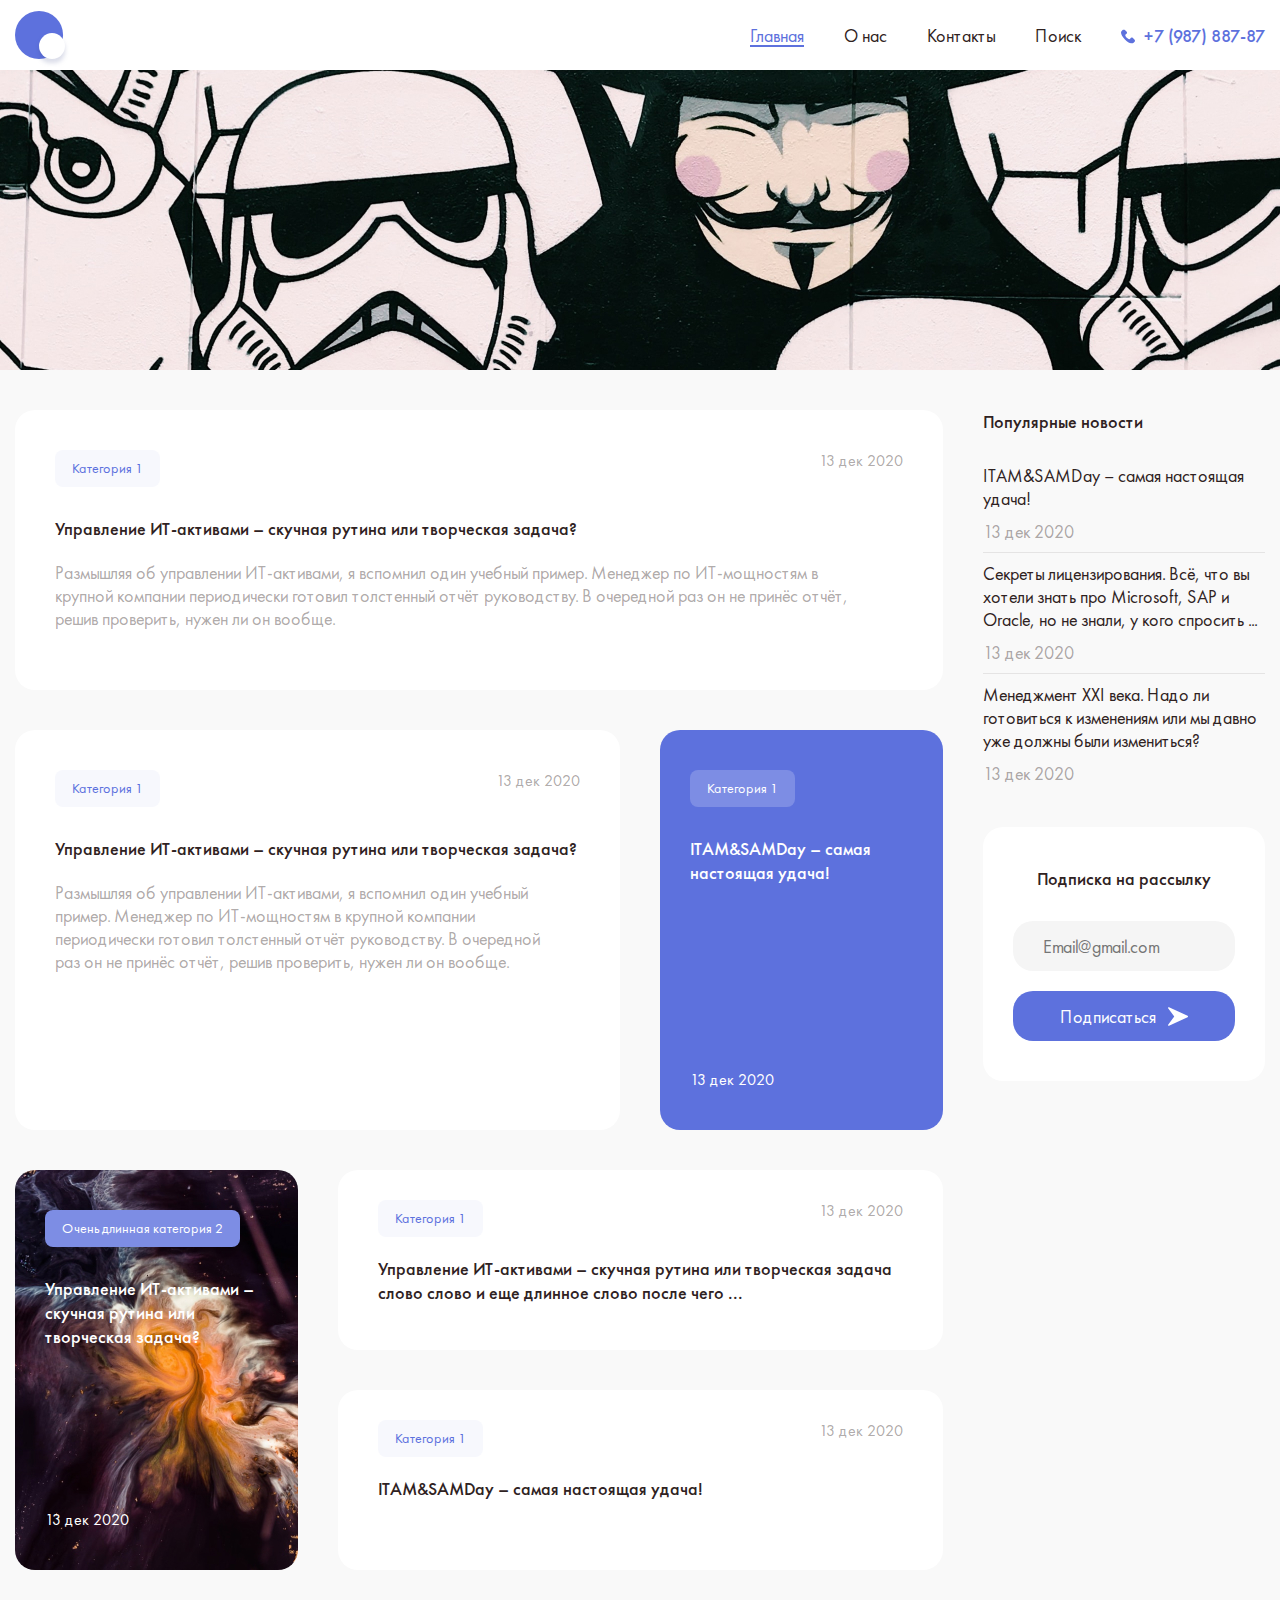
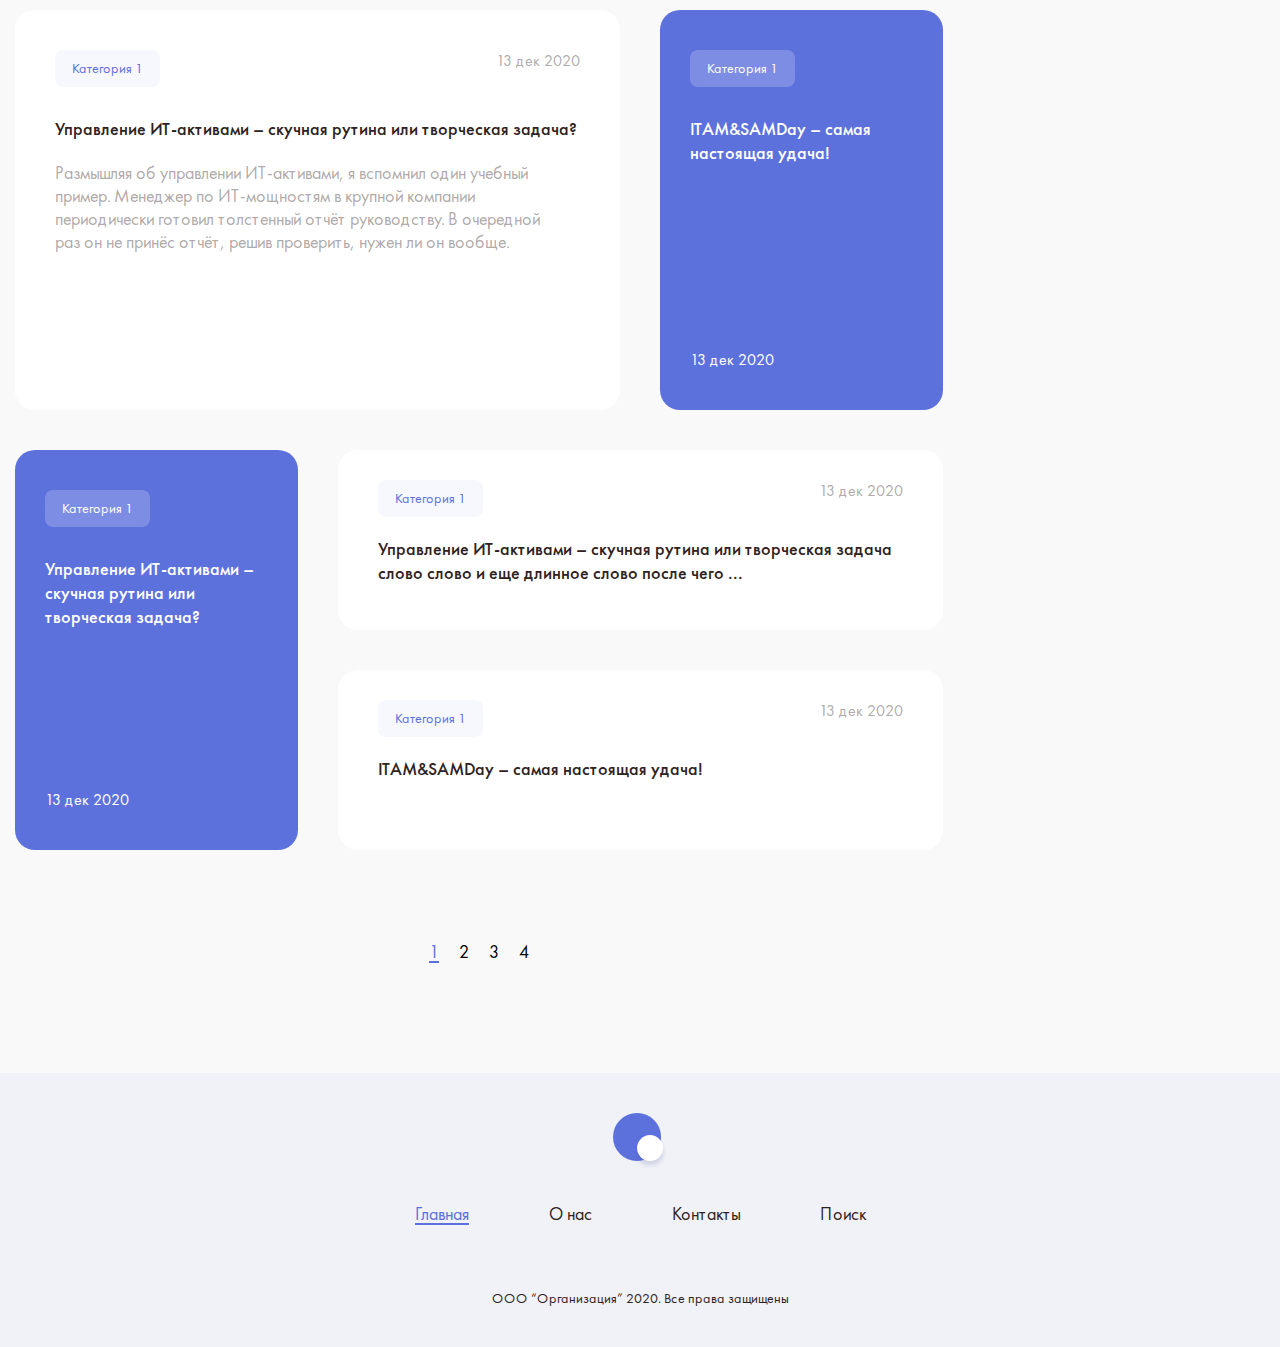
<file: index.html>
<!DOCTYPE html>
<html lang="ru">
  <head>
    <meta charset="UTF-8" />
    <meta http-equiv="X-UA-Compatible" content="IE=edge" />
    <meta name="viewport" content="width=device-width, initial-scale=1.0" />
    <title>Главная | Блог</title>
    <link rel="stylesheet" href="css/normalize.css" />
    <link rel="stylesheet" href="css/style.css" />
    <link rel="stylesheet" href="css/media.css">
  </head>
  <body>
    <header class="header">
      <div class="container header__container">
        <a href="#" class="logo header__logo">
          <img src="img/logo.svg" alt="Логотип Блога" />
        </a>
        <div class="header__right">
          <nav class="nav header__nav">
            <ul class="nav__list list-reset">
              <li class="nav__item">
                <a class="nav__link nav__link--current">Главная</a>
              </li>
              <li class="nav__item">
                <a href="#" class="nav__link">О нас</a>
              </li>
              <li class="nav__item">
                <a href="#" class="nav__link">Контакты</a>
              </li>
              <li class="nav__item">
                <a href="#" class="nav__link search-link">Поиск</a>
              </li>
            </ul>
          </nav>
          <a href="tel:+798788787" class="phone">+7 (987) 887-87</a>
        </div>
      </div>
      <div class="header-search">
        <buttob class="btn-reset header-search__close">
          <svg width="10" height="10" viewBox="0 0 10 10" fill="none" xmlns="http://www.w3.org/2000/svg">
            <g clip-path="url(#clip0_2_456)">
            <path d="M0.141602 0.834488C-0.0458984 0.646988 -0.0458984 0.334925 0.141602 0.140869C0.335657 -0.0466309 0.641164 -0.0466309 0.83522 0.140869L4.99737 4.31001L9.16651 0.140869C9.35401 -0.0466309 9.66608 -0.0466309 9.85314 0.140869C10.0472 0.334925 10.0472 0.647425 9.85314 0.834488L5.69099 4.99708L9.85314 9.16622C10.0472 9.35372 10.0472 9.66578 9.85314 9.85984C9.66564 10.0473 9.35358 10.0473 9.16651 9.85984L4.99737 5.69069L0.83522 9.85984C0.641164 10.0473 0.335657 10.0473 0.141602 9.85984C-0.0458984 9.66578 -0.0458984 9.35328 0.141602 9.16622L4.30375 4.99708L0.141602 0.834488Z" fill="#2F2222"/>
            </g>
            <defs>
            <clipPath id="clip0_2_456">
            <rect width="10" height="10" fill="white"/>
            </clipPath>
            </defs>
          </svg>
        </buttob>
        <form action="#" class="header-search__form">
          <input type="search" class="header-search__input form-input">
          <button class="header-search__btn form-btn btn-reset">
            <span>Найти</span>
            <svg width="20" height="20" viewBox="0 0 20 20" fill="none" xmlns="http://www.w3.org/2000/svg">
              <g clip-path="url(#clip0_2_447)">
              <path d="M19.8779 18.6996L14.0681 12.8897C15.17 11.5293 15.8334 9.79975 15.8334 7.9167C15.8334 3.55145 12.2819 0 7.91666 0C3.55141 0 0 3.55145 0 7.9167C0 12.2819 3.55145 15.8334 7.9167 15.8334C9.79975 15.8334 11.5293 15.17 12.8897 14.0681L18.6996 19.878C18.8623 20.0407 19.1261 20.0407 19.2889 19.878L19.878 19.2888C20.0407 19.1261 20.0407 18.8623 19.8779 18.6996ZM7.9167 14.1667C4.47024 14.1667 1.66668 11.3631 1.66668 7.9167C1.66668 4.47024 4.47024 1.66668 7.9167 1.66668C11.3631 1.66668 14.1667 4.47024 14.1667 7.9167C14.1667 11.3631 11.3631 14.1667 7.9167 14.1667Z" fill="white"/>
              </g>
              <defs>
              <clipPath id="clip0_2_447">
              <rect width="20" height="20" fill="white"/>
              </clipPath>
              </defs>
              </svg>
          </button>
        </form>
      </div>
    </header>
    <main class="main">
      <section class="banner">
        <h1 class="visually-hidden">Сайт-блок по такой-то теме</h1>
      </section>
      <section class="content">
        <h2 class="visually-hidden">Статьи нашего блога</h2>
        <div class="container content__container">
          <div class="posts">
            <article class="blog-post blog-post--main">
              <a href="#cat" class="blog-post__category">Категория 1</a>
              <h3 class="blog-post__title blog-title">
                <a href="#link" class="blog-post__link">
                  Управление ИТ-активами – скучная рутина или творческая задача?
                </a>
              </h3>
              <p class="blog-post__descr">
                Размышляя об управлении ИТ-активами, я вспомнил один учебный
                пример. Менеджер по ИТ-мощностям в крупной компании периодически
                готовил толстенный отчёт руководству. В очередной раз он не
                принёс отчёт, решив проверить, нужен ли он вообще.
              </p>
              <time class="blog-post__date">13 дек 2020</time>
            </article>
            <ul class="post-grid list-reset">
              <li class="post-grid__item">
                <article class="blog-post">
                  <a href="" class="blog-post__category">Категория 1</a>
                  <h3 class="blog-post__title blog-title">
                    <a href="#" class="blog-post__link">
                      Управление ИТ-активами – скучная рутина или творческая
                      задача?
                    </a>
                  </h3>
                  <p class="blog-post__descr">
                    Размышляя об управлении ИТ-активами, я вспомнил один учебный
                    пример. Менеджер по ИТ-мощностям в крупной компании
                    периодически готовил толстенный отчёт руководству. В
                    очередной раз он не принёс отчёт, решив проверить, нужен ли
                    он вообще.
                  </p>
                  <time class="blog-post__date">13 дек 2020</time>
                </article>
              </li>
              <li class="post-grid__item">
                <article class="blog-post">
                  <a href="" class="blog-post__category">Категория 1</a>
                  <h3 class="blog-post__title blog-title">
                    <a href="#" class="blog-post__link">
                      ITAM&SAMDay – самая настоящая удача!
                    </a>
                  </h3>
                  <time class="blog-post__date">13 дек 2020</time>
                </article>
              </li>
              <li class="post-grid__item">
                <article
                  class="blog-post"
                  style="background-image: url('img/post-bg.jpg')"
                >
                  <a href="" class="blog-post__category"
                    >Очень длинная категория 2</a
                  >
                  <h3 class="blog-post__title blog-title">
                    <a href="#" class="blog-post__link">
                      Управление ИТ-активами – скучная рутина или творческая
                      задача?
                    </a>
                  </h3>
                  <time class="blog-post__date">13 дек 2020</time>
                </article>
              </li>
              <li class="post-grid__item">
                <article class="blog-post">
                  <a href="" class="blog-post__category">Категория 1</a>
                  <h3 class="blog-post__title blog-title">
                    <a href="#" class="blog-post__link">
                      Управление ИТ-активами – скучная рутина или творческая
                      задача слово слово и еще длинное слово после чего ...
                    </a>
                  </h3>
                  <time class="blog-post__date">13 дек 2020</time>
                </article>
              </li>
              <li class="post-grid__item">
                <article class="blog-post">
                  <a href="" class="blog-post__category">Категория 1</a>
                  <h3 class="blog-post__title blog-title">
                    <a href="#" class="blog-post__link">
                      ITAM&SAMDay – самая настоящая удача!
                    </a>
                  </h3>
                  <time class="blog-post__date">13 дек 2020</time>
                </article>
              </li>
              <li class="post-grid__item">
                <article class="blog-post">
                  <a href="" class="blog-post__category">Категория 1</a>
                  <h3 class="blog-post__title blog-title">
                    <a href="#" class="blog-post__link">
                      Управление ИТ-активами – скучная рутина или творческая
                      задача?
                    </a>
                  </h3>
                  <p class="blog-post__descr">
                    Размышляя об управлении ИТ-активами, я вспомнил один учебный
                    пример. Менеджер по ИТ-мощностям в крупной компании
                    периодически готовил толстенный отчёт руководству. В
                    очередной раз он не принёс отчёт, решив проверить, нужен ли
                    он вообще.
                  </p>
                  <time class="blog-post__date">13 дек 2020</time>
                </article>
              </li>
              <li class="post-grid__item">
                <article class="blog-post">
                  <a href="" class="blog-post__category">Категория 1</a>
                  <h3 class="blog-post__title blog-title">
                    <a href="#" class="blog-post__link">
                      ITAM&SAMDay – самая настоящая удача!
                    </a>
                  </h3>
                  <time class="blog-post__date">13 дек 2020</time>
                </article>
              </li>
              <li class="post-grid__item">
                <article class="blog-post" style="background-image: url('')">
                  <a href="" class="blog-post__category">Категория 1</a>
                  <h3 class="blog-post__title blog-title">
                    <a href="#" class="blog-post__link">
                      Управление ИТ-активами – скучная рутина или творческая
                      задача?
                    </a>
                  </h3>
                  <time class="blog-post__date">13 дек 2020</time>
                </article>
              </li>
              <li class="post-grid__item">
                <article class="blog-post">
                  <a href="" class="blog-post__category">Категория 1</a>
                  <h3 class="blog-post__title blog-title">
                    <a href="#" class="blog-post__link">
                      Управление ИТ-активами – скучная рутина или творческая
                      задача слово слово и еще длинное слово после чего ...
                    </a>
                  </h3>
                  <time class="blog-post__date">13 дек 2020</time>
                </article>
              </li>
              <li class="post-grid__item">
                <article class="blog-post">
                  <a href="" class="blog-post__category">Категория 1</a>
                  <h3 class="blog-post__title blog-title">
                    <a href="#" class="blog-post__link">
                      ITAM&SAMDay – самая настоящая удача!
                    </a>
                  </h3>
                  <time class="blog-post__date">13 дек 2020</time>
                </article>
              </li>
            </ul>
            <ul class="pagination list-reset">
              <li class="pagination__item">
                <a class="pagination__link pagination__link--current">1</a>
              </li>
              <li class="pagination__item">
                <a href="#" class="pagination__link">2</a>
              </li>
              <li class="pagination__item">
                <a href="#" class="pagination__link">3</a>
              </li>
              <li class="pagination__item">
                <a href="#" class="pagination__link">4</a>
              </li>
            </ul>
          </div>
          <aside class="sidebar">
            <div class="popular-posts">
              <h3 class="popular-posts__title blog-title">
                Популярные новости
              </h3>
              <ul class="popular-posts__list list-reset">
                <li class="popular-posts__item">
                  <article class="blog-post popular-post__article">
                    <h3 class="blog-post__title blog-title">
                      <a href="#" class="blog-post__link">
                        ITAM&SAMDay – самая настоящая удача!
                      </a>
                    </h3>
                    <time class="blog-post__date">13 дек 2020</time>
                  </article>
                </li>
                <li class="popular-posts__item">
                  <article class="blog-post popular-post__article">
                    <h3 class="blog-post__title blog-title">
                      <a href="#" class="blog-post__link">
                        Секреты лицензирования. Всё, что вы хотели знать про
                        Microsoft, SAP и Oracle, но не знали, у кого спросить
                        ...
                      </a>
                    </h3>
                    <time class="blog-post__date">13 дек 2020</time>
                  </article>
                </li>
                <li class="popular-posts__item">
                  <article class="blog-post popular-post__article">
                    <h3 class="blog-post__title blog-title">
                      <a href="#" class="blog-post__link">
                        Менеджмент XXI века. Надо ли готовиться к изменениям или
                        мы давно уже должны были измениться?
                      </a>
                    </h3>
                    <time class="blog-post__date">13 дек 2020</time>
                  </article>
                </li>
              </ul>
            </div>
            <div class="subscribe">
              <h3 class="subscribe__title blog-title">Подписка на рассылку</h3>
              <form action="" class="subscribe__form sub-form">
                <input type="email" class="sub-form__input form-input" placeholder="Email@gmail.com" />
                <button class="sub-form__btn form-btn btn-reset">
                  <span>Подписаться</span>
                  <svg
                    width="20"
                    height="19"
                    viewBox="0 0 20 19"
                    fill="none"
                    xmlns="http://www.w3.org/2000/svg"
                  >
                    <path
                      d="M19.5857 8.85046L1.01474 0.279244C0.719033 0.144962 0.366184 0.22496 0.160475 0.479239C-0.046663 0.733519 -0.0538057 1.09494 0.143332 1.35636L6.25033 9.49902L0.143332 17.6417C-0.0538057 17.9031 -0.046663 18.2659 0.159046 18.5188C0.297614 18.6917 0.504752 18.7845 0.714747 18.7845C0.816173 18.7845 0.917599 18.7631 1.01331 18.7188L19.5843 10.1476C19.8386 10.0304 20 9.77758 20 9.49902C20 9.22045 19.8386 8.9676 19.5857 8.85046Z"
                      fill="white"
                    />
                  </svg>
                </button>
              </form>
            </div>
          </aside>
        </div>
      </section>
    </main>
    <footer class="footer">
      <div class="container footer__container">
        <a href="#" class="logo footer__logo">
          <img src="img/logo.svg" alt="Логотип Блога" />
        </a>
        <nav class="nav footer__nav">
          <ul class="nav__list list-reset">
            <li class="nav__item">
              <a class="nav__link nav__link--current">Главная</a>
            </li>
            <li class="nav__item"><a href="№" class="nav__link">О нас</a></li>
            <li class="nav__item">
              <a href="№" class="nav__link">Контакты</a>
            </li>
            <li class="nav__item"><a href="№" class="nav__link">Поиск</a></li>
          </ul>
        </nav>
        <small class="footer__copy"
          >ООО “Организация” 2020. Все права защищены</small
        >
      </div>
    </footer>
    <script>

      const searchLink = document.querySelector('.search-link');
      const searchBlock = document.querySelector('.header-search');
      const searchClose = document.querySelector('.header-search__close');
      searchLink.addEventListener('click', () => {
        searchBlock.style.display = 'block';
      });

      searchClose.addEventListener('click', () => {
        searchBlock.style.display = 'none';
      });

    </script>
  </body>
</html>
</file>
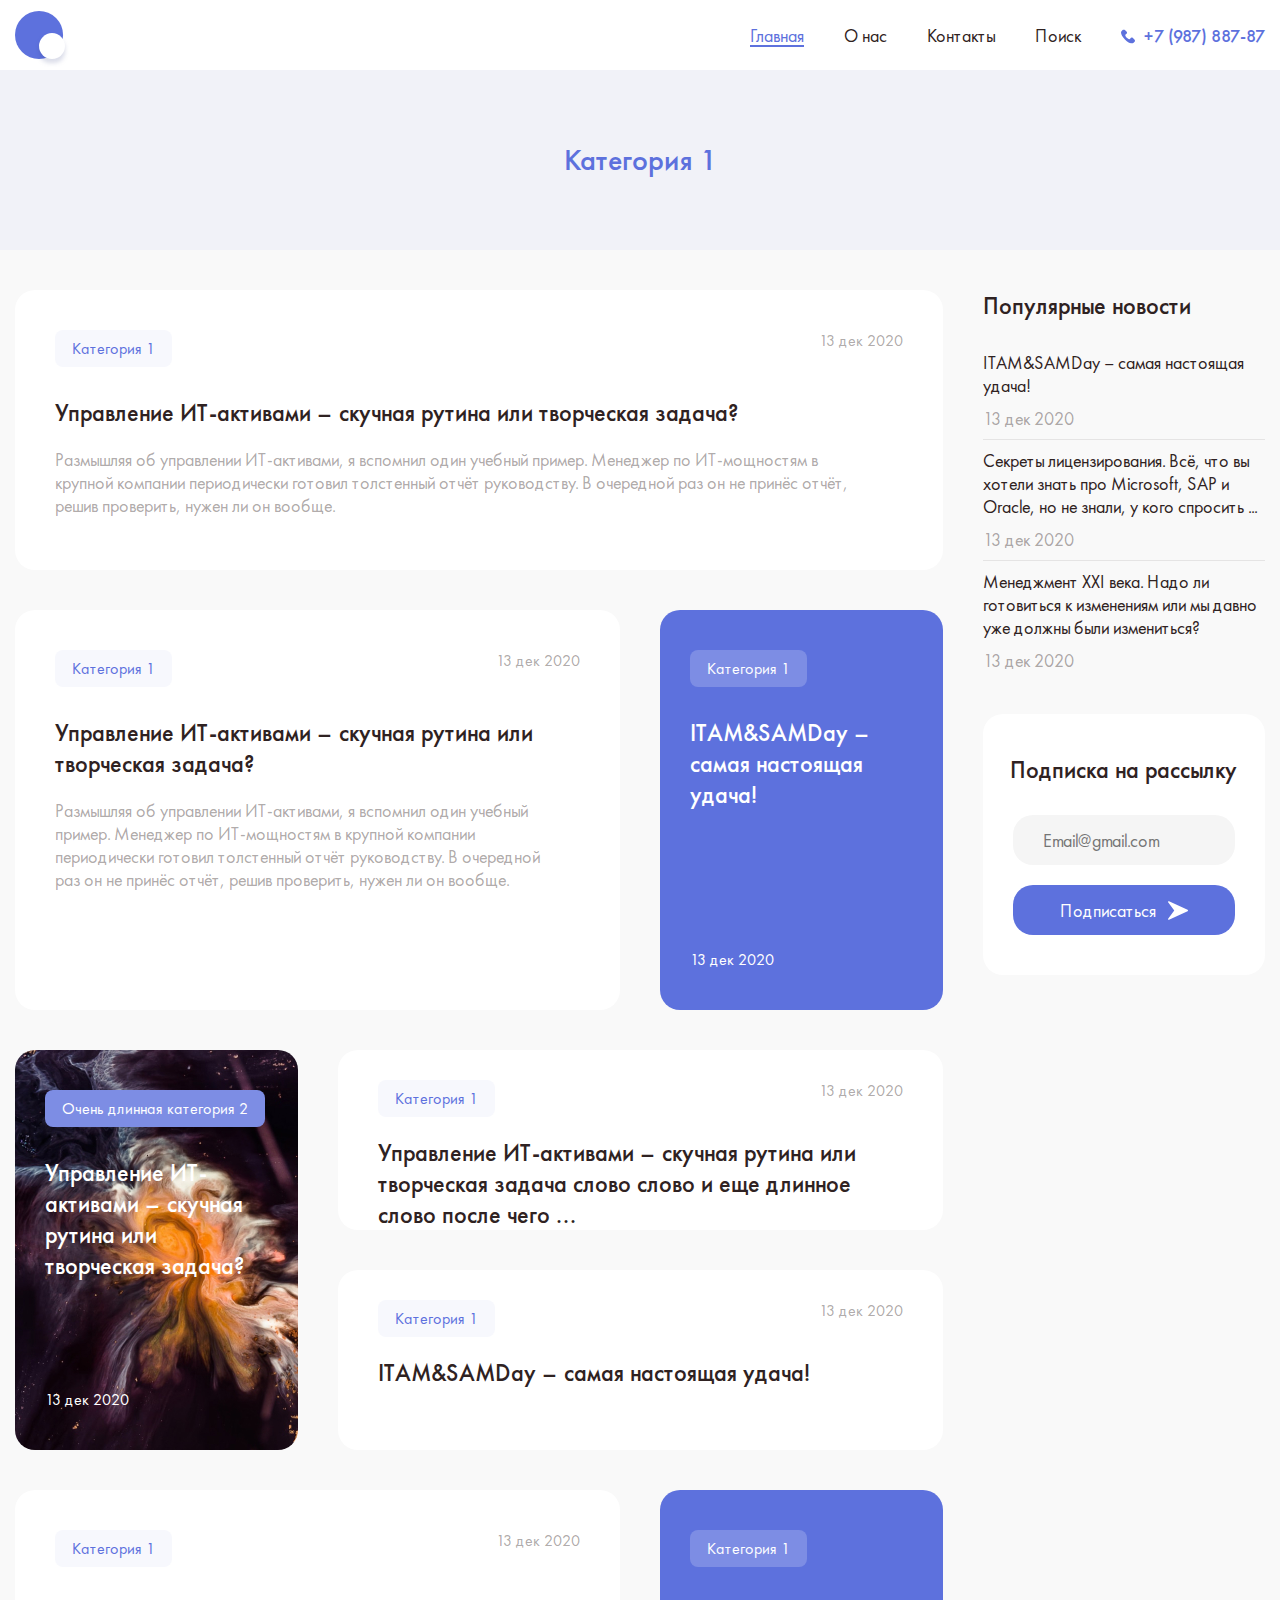
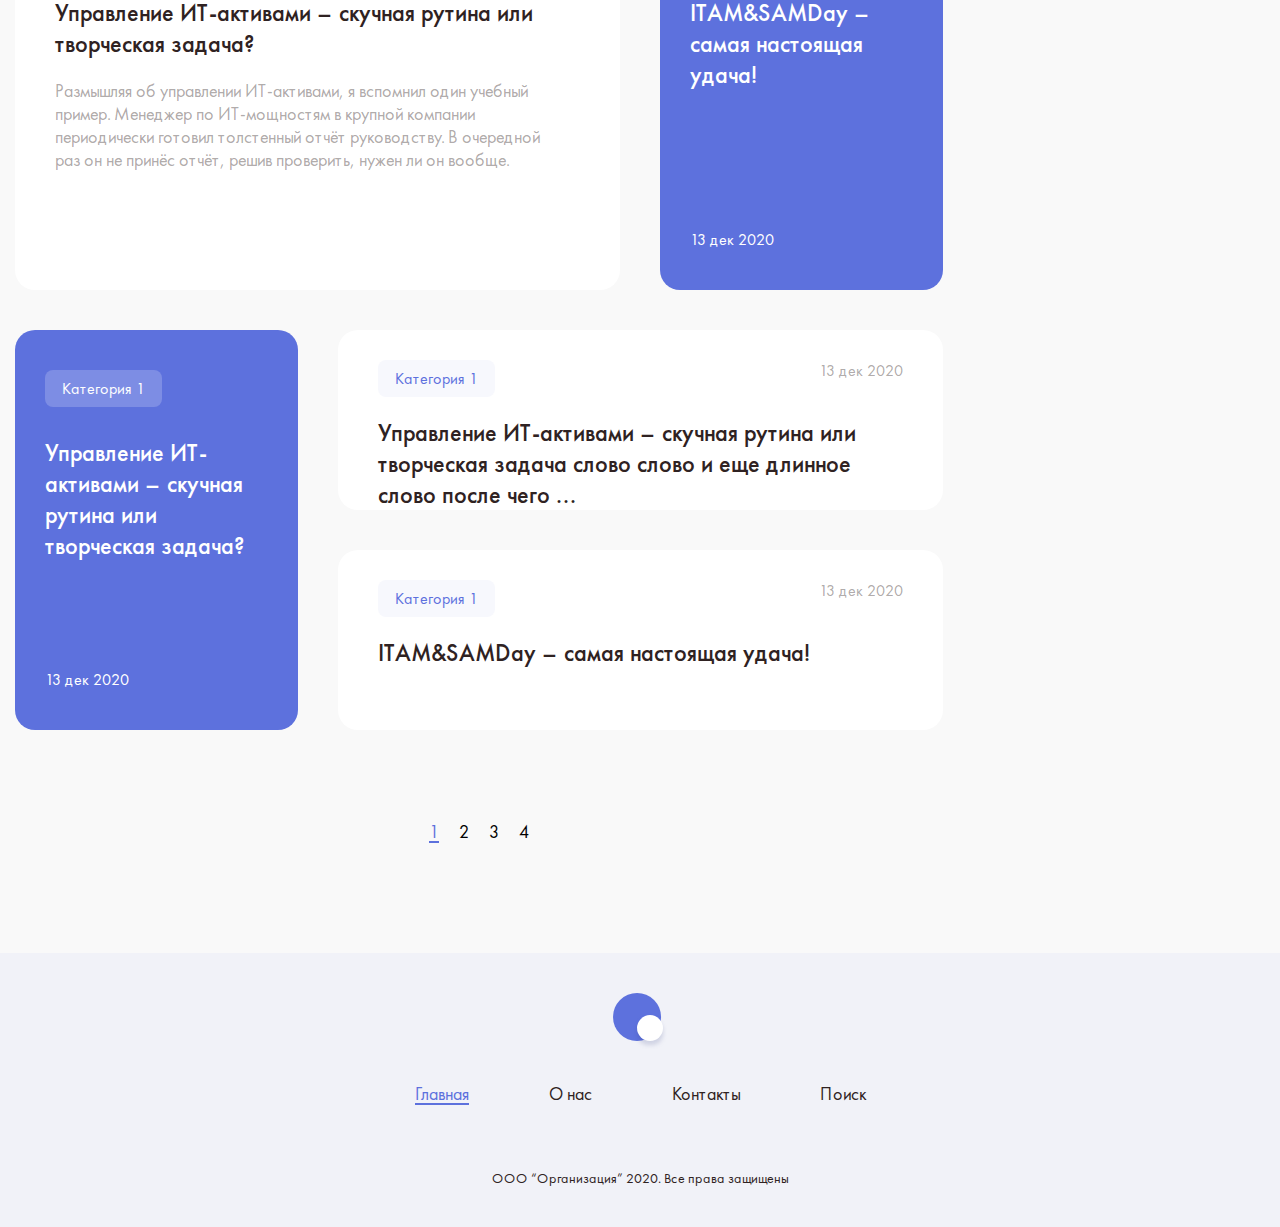
<file: caregory.html>
<!DOCTYPE html>
<html lang="ru">
  <head>
    <meta charset="UTF-8" />
    <meta http-equiv="X-UA-Compatible" content="IE=edge" />
    <meta name="viewport" content="width=device-width, initial-scale=1.0" />
    <title>Категория | Блог</title>
    <link rel="stylesheet" href="css/normalize.css" />
    <link rel="stylesheet" href="css/style.css" />
    <link rel="stylesheet" href="css/category.css" />
  </head>
  <body>
    <header class="header">
      <div class="container header__container">
        <a href="#" class="logo header__logo">
          <img src="img/logo.svg" alt="Логотип Блога" />
        </a>
        <div class="header__right">
          <nav class="nav header__nav">
            <ul class="nav__list list-reset">
              <li class="nav__item">
                <a class="nav__link nav__link--current">Главная</a>
              </li>
              <li class="nav__item">
                <a href="#" class="nav__link">О нас</a>
              </li>
              <li class="nav__item">
                <a href="#" class="nav__link">Контакты</a>
              </li>
              <li class="nav__item">
                <a href="#" class="nav__link">Поиск</a>
              </li>
            </ul>
          </nav>
          <a href="tel:+798788787" class="phone">+7 (987) 887-87</a>
        </div>
      </div>
    </header>
    <main class="main">
      <section class="category-banner">
        <h1 class="category-banner__title">Категория 1</h1>
      </section>
      <section class="content">
        <h2 class="visually-hidden">Статьи нашего блога</h2>
        <div class="container content__container">
          <div class="posts">
            <article class="blog-post blog-post--main">
              <a href="#cat" class="blog-post__category">Категория 1</a>
              <h3 class="blog-post__title blog-title">
                <a href="#link" class="blog-post__link">
                  Управление ИТ-активами – скучная рутина или творческая задача?
                </a>
              </h3>
              <p class="blog-post__descr">
                Размышляя об управлении ИТ-активами, я вспомнил один учебный
                пример. Менеджер по ИТ-мощностям в крупной компании периодически
                готовил толстенный отчёт руководству. В очередной раз он не
                принёс отчёт, решив проверить, нужен ли он вообще.
              </p>
              <time class="blog-post__date">13 дек 2020</time>
            </article>
            <ul class="post-grid list-reset">
              <li class="post-grid__item">
                <article class="blog-post">
                  <a href="" class="blog-post__category">Категория 1</a>
                  <h3 class="blog-post__title blog-title">
                    <a href="#" class="blog-post__link">
                      Управление ИТ-активами – скучная рутина или творческая
                      задача?
                    </a>
                  </h3>
                  <p class="blog-post__descr">
                    Размышляя об управлении ИТ-активами, я вспомнил один учебный
                    пример. Менеджер по ИТ-мощностям в крупной компании
                    периодически готовил толстенный отчёт руководству. В
                    очередной раз он не принёс отчёт, решив проверить, нужен ли
                    он вообще.
                  </p>
                  <time class="blog-post__date">13 дек 2020</time>
                </article>
              </li>
              <li class="post-grid__item">
                <article class="blog-post">
                  <a href="" class="blog-post__category">Категория 1</a>
                  <h3 class="blog-post__title blog-title">
                    <a href="#" class="blog-post__link">
                      ITAM&SAMDay – самая настоящая удача!
                    </a>
                  </h3>
                  <time class="blog-post__date">13 дек 2020</time>
                </article>
              </li>
              <li class="post-grid__item">
                <article
                  class="blog-post"
                  style="background-image: url('img/post-bg.jpg')"
                >
                  <a href="" class="blog-post__category"
                    >Очень длинная категория 2</a
                  >
                  <h3 class="blog-post__title blog-title">
                    <a href="#" class="blog-post__link">
                      Управление ИТ-активами – скучная рутина или творческая
                      задача?
                    </a>
                  </h3>
                  <time class="blog-post__date">13 дек 2020</time>
                </article>
              </li>
              <li class="post-grid__item">
                <article class="blog-post">
                  <a href="" class="blog-post__category">Категория 1</a>
                  <h3 class="blog-post__title blog-title">
                    <a href="#" class="blog-post__link">
                      Управление ИТ-активами – скучная рутина или творческая
                      задача слово слово и еще длинное слово после чего ...
                    </a>
                  </h3>
                  <time class="blog-post__date">13 дек 2020</time>
                </article>
              </li>
              <li class="post-grid__item">
                <article class="blog-post">
                  <a href="" class="blog-post__category">Категория 1</a>
                  <h3 class="blog-post__title blog-title">
                    <a href="#" class="blog-post__link">
                      ITAM&SAMDay – самая настоящая удача!
                    </a>
                  </h3>
                  <time class="blog-post__date">13 дек 2020</time>
                </article>
              </li>
              <li class="post-grid__item">
                <article class="blog-post">
                  <a href="" class="blog-post__category">Категория 1</a>
                  <h3 class="blog-post__title blog-title">
                    <a href="#" class="blog-post__link">
                      Управление ИТ-активами – скучная рутина или творческая
                      задача?
                    </a>
                  </h3>
                  <p class="blog-post__descr">
                    Размышляя об управлении ИТ-активами, я вспомнил один учебный
                    пример. Менеджер по ИТ-мощностям в крупной компании
                    периодически готовил толстенный отчёт руководству. В
                    очередной раз он не принёс отчёт, решив проверить, нужен ли
                    он вообще.
                  </p>
                  <time class="blog-post__date">13 дек 2020</time>
                </article>
              </li>
              <li class="post-grid__item">
                <article class="blog-post">
                  <a href="" class="blog-post__category">Категория 1</a>
                  <h3 class="blog-post__title blog-title">
                    <a href="#" class="blog-post__link">
                      ITAM&SAMDay – самая настоящая удача!
                    </a>
                  </h3>
                  <time class="blog-post__date">13 дек 2020</time>
                </article>
              </li>
              <li class="post-grid__item">
                <article class="blog-post" style="background-image: url('')">
                  <a href="" class="blog-post__category">Категория 1</a>
                  <h3 class="blog-post__title blog-title">
                    <a href="#" class="blog-post__link">
                      Управление ИТ-активами – скучная рутина или творческая
                      задача?
                    </a>
                  </h3>
                  <time class="blog-post__date">13 дек 2020</time>
                </article>
              </li>
              <li class="post-grid__item">
                <article class="blog-post">
                  <a href="" class="blog-post__category">Категория 1</a>
                  <h3 class="blog-post__title blog-title">
                    <a href="#" class="blog-post__link">
                      Управление ИТ-активами – скучная рутина или творческая
                      задача слово слово и еще длинное слово после чего ...
                    </a>
                  </h3>
                  <time class="blog-post__date">13 дек 2020</time>
                </article>
              </li>
              <li class="post-grid__item">
                <article class="blog-post">
                  <a href="" class="blog-post__category">Категория 1</a>
                  <h3 class="blog-post__title blog-title">
                    <a href="#" class="blog-post__link">
                      ITAM&SAMDay – самая настоящая удача!
                    </a>
                  </h3>
                  <time class="blog-post__date">13 дек 2020</time>
                </article>
              </li>
            </ul>
            <ul class="pagination list-reset">
              <li class="pagination__item">
                <a class="pagination__link pagination__link--current">1</a>
              </li>
              <li class="pagination__item">
                <a href="#" class="pagination__link">2</a>
              </li>
              <li class="pagination__item">
                <a href="#" class="pagination__link">3</a>
              </li>
              <li class="pagination__item">
                <a href="#" class="pagination__link">4</a>
              </li>
            </ul>
          </div>
          <aside class="sidebar">
            <div class="popular-posts">
              <h3 class="popular-posts__title blog-title">
                Популярные новости
              </h3>
              <ul class="popular-posts__list list-reset">
                <li class="popular-posts__item">
                  <article class="blog-post popular-post__article">
                    <h3 class="blog-post__title blog-title">
                      <a href="#" class="blog-post__link">
                        ITAM&SAMDay – самая настоящая удача!
                      </a>
                    </h3>
                    <time class="blog-post__date">13 дек 2020</time>
                  </article>
                </li>
                <li class="popular-posts__item">
                  <article class="blog-post popular-post__article">
                    <h3 class="blog-post__title blog-title">
                      <a href="#" class="blog-post__link">
                        Секреты лицензирования. Всё, что вы хотели знать про
                        Microsoft, SAP и Oracle, но не знали, у кого спросить
                        ...
                      </a>
                    </h3>
                    <time class="blog-post__date">13 дек 2020</time>
                  </article>
                </li>
                <li class="popular-posts__item">
                  <article class="blog-post popular-post__article">
                    <h3 class="blog-post__title blog-title">
                      <a href="#" class="blog-post__link">
                        Менеджмент XXI века. Надо ли готовиться к изменениям или
                        мы давно уже должны были измениться?
                      </a>
                    </h3>
                    <time class="blog-post__date">13 дек 2020</time>
                  </article>
                </li>
              </ul>
            </div>
            <div class="subscribe">
              <h3 class="subscribe__title blog-title">Подписка на рассылку</h3>
              <form action="" class="subscribe__form sub-form">
                <input type="email" class="sub-form__input form-input" placeholder="Email@gmail.com" />
                <button class="sub-form__btn form-btn btn-reset">
                  <span>Подписаться</span>
                  <svg
                    width="20"
                    height="19"
                    viewBox="0 0 20 19"
                    fill="none"
                    xmlns="http://www.w3.org/2000/svg"
                  >
                    <path
                      d="M19.5857 8.85046L1.01474 0.279244C0.719033 0.144962 0.366184 0.22496 0.160475 0.479239C-0.046663 0.733519 -0.0538057 1.09494 0.143332 1.35636L6.25033 9.49902L0.143332 17.6417C-0.0538057 17.9031 -0.046663 18.2659 0.159046 18.5188C0.297614 18.6917 0.504752 18.7845 0.714747 18.7845C0.816173 18.7845 0.917599 18.7631 1.01331 18.7188L19.5843 10.1476C19.8386 10.0304 20 9.77758 20 9.49902C20 9.22045 19.8386 8.9676 19.5857 8.85046Z"
                      fill="white"
                    />
                  </svg>
                </button>
              </form>
            </div>
          </aside>
        </div>
      </section>
    </main>
    <footer class="footer">
      <div class="container footer__container">
        <a href="#" class="logo footer__logo">
          <img src="img/logo.svg" alt="Логотип Блога" />
        </a>
        <nav class="nav footer__nav">
          <ul class="nav__list list-reset">
            <li class="nav__item">
              <a class="nav__link nav__link--current">Главная</a>
            </li>
            <li class="nav__item"><a href="№" class="nav__link">О нас</a></li>
            <li class="nav__item">
              <a href="№" class="nav__link">Контакты</a>
            </li>
            <li class="nav__item"><a href="№" class="nav__link">Поиск</a></li>
          </ul>
        </nav>
        <small class="footer__copy"
          >ООО “Организация” 2020. Все права защищены</small
        >
      </div>
    </footer>
  </body>
</html>
</file>
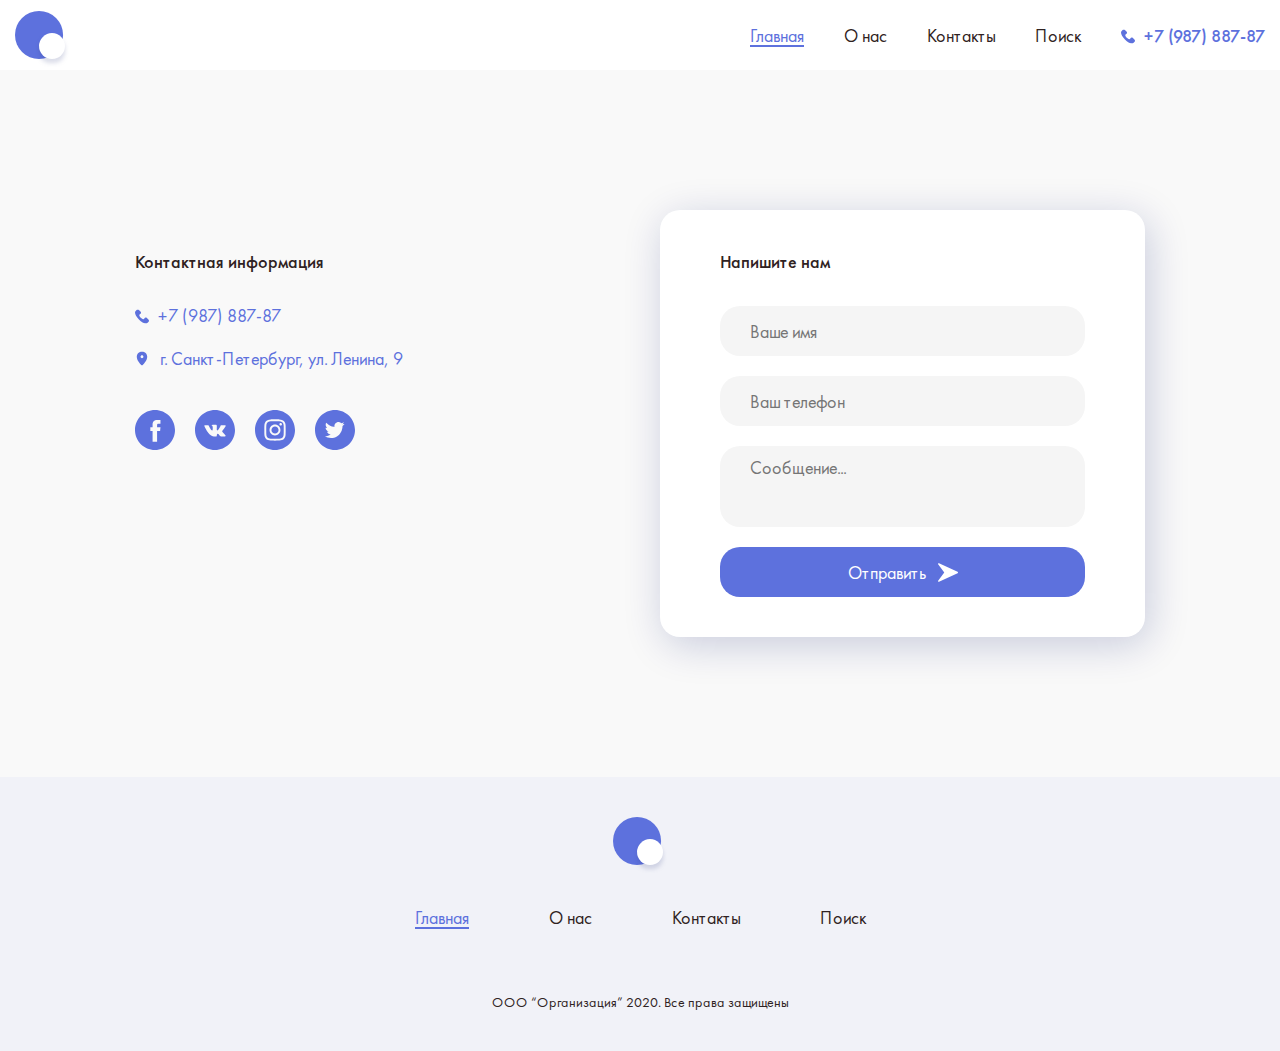
<file: contacts.html>
<!DOCTYPE html>
<html lang="ru">
  <head>
    <meta charset="UTF-8" />
    <meta http-equiv="X-UA-Compatible" content="IE=edge" />
    <meta name="viewport" content="width=device-width, initial-scale=1.0" />
    <title>Контакты | Блог</title>
    <link rel="stylesheet" href="css/normalize.css" />
    <link rel="stylesheet" href="css/style.css" />
    <link rel="stylesheet" href="css/contacts.css" />
    <link rel="stylesheet" href="css/media.css">
  </head>
  <body>
    <header class="header">
      <div class="container header__container">
        <a href="#" class="logo header__logo">
          <img src="img/logo.svg" alt="Логотип Блога" />
        </a>
        <div class="header__right">
          <nav class="nav header__nav">
            <ul class="nav__list list-reset">
              <li class="nav__item">
                <a class="nav__link nav__link--current">Главная</a>
              </li>
              <li class="nav__item">
                <a href="#" class="nav__link">О нас</a>
              </li>
              <li class="nav__item">
                <a href="#" class="nav__link">Контакты</a>
              </li>
              <li class="nav__item">
                <a href="#" class="nav__link">Поиск</a>
              </li>
            </ul>
          </nav>
          <a href="tel:+798788787" class="phone">+7 (987) 887-87</a>
        </div>
      </div>
    </header>
    <main class="main">
      <section class="contacts">
        <div class="container contacts__container">
        <h1 class="visually-hidden">Контакты</h1>
        <div class="contacts__left">
          <h2 class="contacts__title blog-title">Контактная информация</h2>
          <a href="tel:+798788787" class="phone phone--contacts">+7 (987) 887-87</a>
          <address class="address ">г. Санкт-Петербург, ул. Ленина, 9</address>
          <ul class="social list-reset">
            <li class="social__item">
              <a href="#" class="social__link social__link--fb" aria-label="Наш Фейсбук"></a>
            </li>
            <li class="social__item">
              <a href="#" class="social__link social__link--vk" aria-label="Наш ВК"></a>
            </li>
            <li class="social__item">
              <a href="#" class="social__link social__link--insta" aria-label="Наш Инстаграм"></a>
            </li>
            <li class="social__item">
              <a href="#" class="social__link social__link--tw" aria-label="Наш Твиттер"></a>
            </li>
          </ul>
        </div>
        <div class="contacts__right">
          <div class="contact-form-wrapper">
            <h2 class="contacts__title blog-title">Напишите нам</h2>
            <form action="#" class="callback-form">
              <input
                type="text"
                class="form-input callback-form__input"
                placeholder="Ваше имя"
              />
              <input
                type="tel"
                class="form-input callback-form__input"
                placeholder="Ваш телефон"
              />
              <textarea
                class="form-input callback-form__textarea"
                placeholder="Сообщение..."
              ></textarea>
              <button class="callback-form__btn form-btn btn-reset">
                <span>Отправить</span>
                <svg
                  width="20"
                  height="19"
                  viewBox="0 0 20 19"
                  fill="none"
                  xmlns="http://www.w3.org/2000/svg"
                >
                  <path
                    d="M19.5857 8.85046L1.01474 0.279244C0.719033 0.144962 0.366184 0.22496 0.160475 0.479239C-0.046663 0.733519 -0.0538057 1.09494 0.143332 1.35636L6.25033 9.49902L0.143332 17.6417C-0.0538057 17.9031 -0.046663 18.2659 0.159046 18.5188C0.297614 18.6917 0.504752 18.7845 0.714747 18.7845C0.816173 18.7845 0.917599 18.7631 1.01331 18.7188L19.5843 10.1476C19.8386 10.0304 20 9.77758 20 9.49902C20 9.22045 19.8386 8.9676 19.5857 8.85046Z"
                    fill="white"
                  />
                </svg>
              </button>
            </form>
          </div>
        </div>
      </div>
      </section>
    </main>
    <footer class="footer">
      <div class="container footer__container">
        <a href="#" class="logo footer__logo">
          <img src="img/logo.svg" alt="Логотип Блога" />
        </a>
        <nav class="nav footer__nav">
          <ul class="nav__list list-reset">
            <li class="nav__item">
              <a class="nav__link nav__link--current">Главная</a>
            </li>
            <li class="nav__item"><a href="№" class="nav__link">О нас</a></li>
            <li class="nav__item">
              <a href="№" class="nav__link">Контакты</a>
            </li>
            <li class="nav__item"><a href="№" class="nav__link">Поиск</a></li>
          </ul>
        </nav>
        <small class="footer__copy"
          >ООО “Организация” 2020. Все права защищены</small
        >
      </div>
    </footer>
  </body>
</html>
</file>
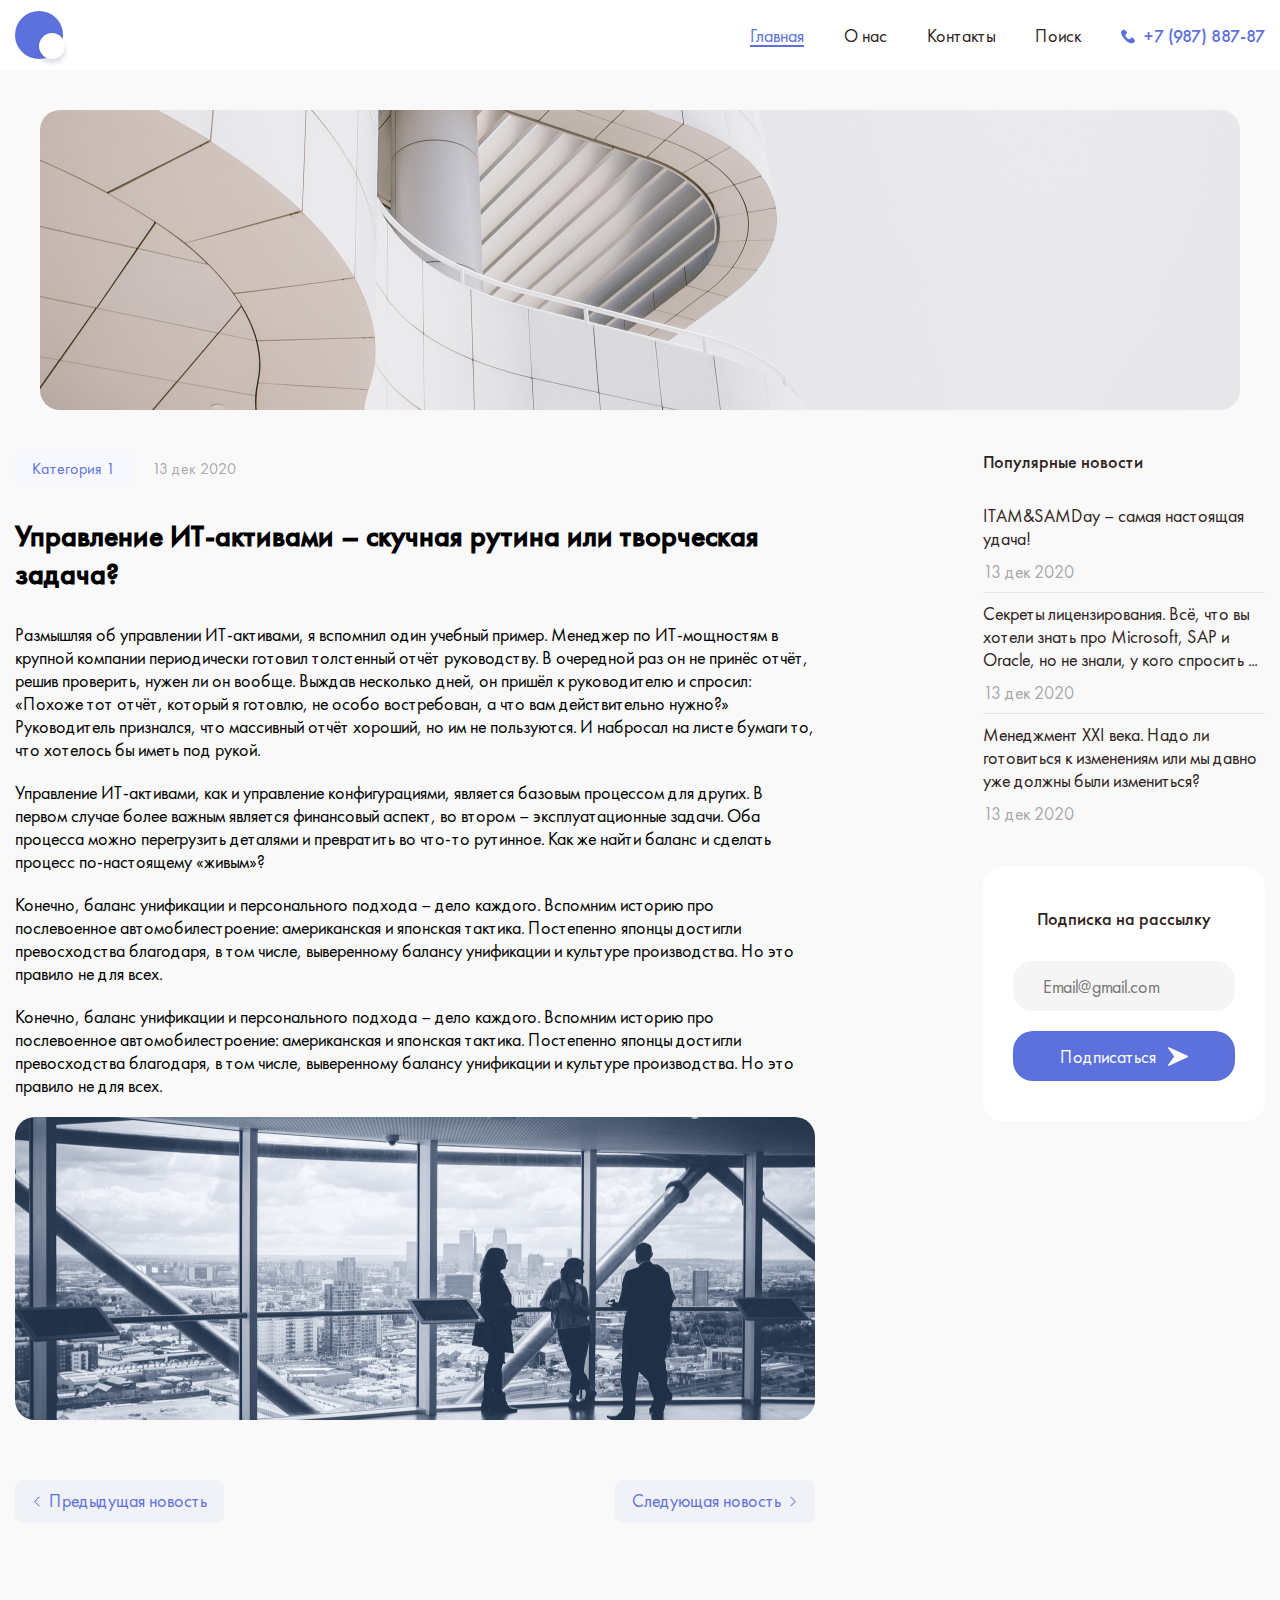
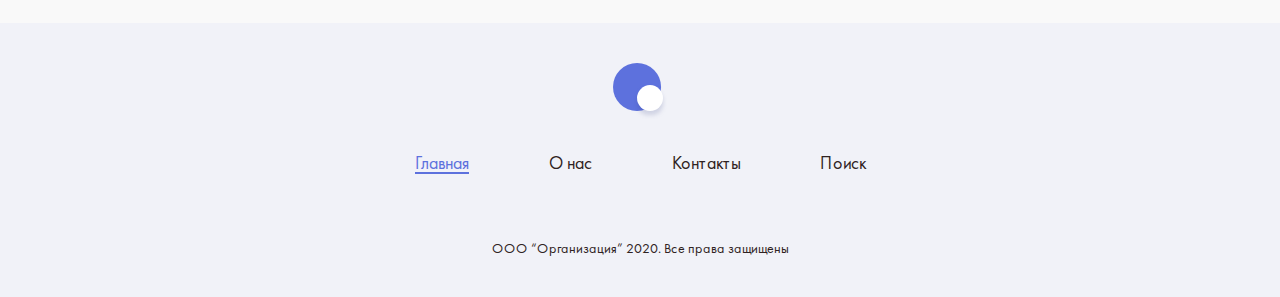
<file: post.html>
<!DOCTYPE html>
<html lang="ru">
  <head>
    <meta charset="UTF-8" />
    <meta http-equiv="X-UA-Compatible" content="IE=edge" />
    <meta name="viewport" content="width=device-width, initial-scale=1.0" />
    <title>Пост | Блог</title>
    <link rel="stylesheet" href="css/normalize.css" />
    <link rel="stylesheet" href="css/style.css" />
    <link rel="stylesheet" href="css/post.css" />
    <link rel="stylesheet" href="css/media.css">
  </head>
  <body>
    <header class="header">
      <div class="container header__container">
        <a href="#" class="logo header__logo">
          <img src="img/logo.svg" alt="Логотип Блога" />
        </a>
        <div class="header__right">
          <nav class="nav header__nav">
            <ul class="nav__list list-reset">
              <li class="nav__item">
                <a class="nav__link nav__link--current">Главная</a>
              </li>
              <li class="nav__item">
                <a href="#" class="nav__link">О нас</a>
              </li>
              <li class="nav__item">
                <a href="#" class="nav__link">Контакты</a>
              </li>
              <li class="nav__item">
                <a href="#" class="nav__link">Поиск</a>
              </li>
            </ul>
          </nav>
          <a href="tel:+798788787" class="phone">+7 (987) 887-87</a>
        </div>
      </div>
    </header>
    <main class="main">
      <div class="post-banner">
        <div
          class="container post-banner__container"
          style="background-image: url('img/post-banner.jpg')"
        ></div>
      </div>
      <section class="post-content">
        <div class="container post-content__container">
          <div class="post-wrapper">
            <div class="post">
              <div class="post-meta">
                <a href="#" class="post-category">Категория 1</a>
                <time class="post-date">13 дек 2020</time>
              </div>
              <h1 class="post-title">
                Управление ИТ-активами – скучная рутина или творческая задача?
              </h1>
              <p>
                Размышляя об управлении ИТ-активами, я вспомнил один учебный
                пример. Менеджер по ИТ-мощностям в крупной компании периодически
                готовил толстенный отчёт руководству. В очередной раз он не
                принёс отчёт, решив проверить, нужен ли он вообще. Выждав
                несколько дней, он пришёл к руководителю и спросил: «Похоже тот
                отчёт, который я готовлю, не особо востребован, а что вам
                действительно нужно?» Руководитель признался, что массивный
                отчёт хороший, но им не пользуются. И набросал на листе бумаги
                то, что хотелось бы иметь под рукой.
              </p>
              <p>
                Управление ИТ-активами, как и управление конфигурациями,
                является базовым процессом для других. В первом случае более
                важным является финансовый аспект, во втором – эксплуатационные
                задачи. Оба процесса можно перегрузить деталями и превратить во
                что-то рутинное. Как же найти баланс и сделать процесс
                по-настоящему «живым»?
              </p>
              <p>
                Конечно, баланс унификации и персонального подхода – дело
                каждого. Вспомним историю про послевоенное автомобилестроение:
                американская и японская тактика. Постепенно японцы достигли
                превосходства благодаря, в том числе, выверенному балансу
                унификации и культуре производства. Но это правило не для всех.
              </p>
              <p>
                Конечно, баланс унификации и персонального подхода – дело
                каждого. Вспомним историю про послевоенное автомобилестроение:
                американская и японская тактика. Постепенно японцы достигли
                превосходства благодаря, в том числе, выверенному балансу
                унификации и культуре производства. Но это правило не для всех.
              </p>
              <img src="img/post-img.jpg" alt="" />
            </div>
            <div class="post-links">
              <a href="#" class="post-links__link post-links__link--prev">
                <svg
                  width="10"
                  height="11"
                  viewBox="0 0 10 11"
                  fill="none"
                  xmlns="http://www.w3.org/2000/svg"
                >
                  <g clip-path="url(#clip0_2_655)">
                    <path
                      d="M2.41344 5.22558L7.03874 0.613083C7.19028 0.462049 7.43563 0.462303 7.58692 0.613865C7.73809 0.765407 7.7377 1.01089 7.58614 1.16205L3.23616 5.50002L7.58629 9.83797C7.73784 9.98914 7.73823 10.2345 7.58708 10.386C7.51124 10.462 7.41188 10.5 7.31253 10.5C7.21342 10.5 7.11446 10.4623 7.03876 10.3868L2.41344 5.77443C2.34046 5.70181 2.2995 5.60299 2.2995 5.50002C2.2995 5.39705 2.34057 5.29834 2.41344 5.22558Z"
                      fill="#5D71DD"
                    />
                  </g>
                  <defs>
                    <clipPath id="clip0_2_655">
                      <rect
                        width="10"
                        height="10"
                        fill="white"
                        transform="matrix(-1 0 0 1 10 0.5)"
                      />
                    </clipPath>
                  </defs>
                </svg>
                <span>Предыдущая новость</span>
              </a>
              <a href="#" class="post-links__link post-links__link--next">
                <span>Следующая новость</span>
                <svg
                  width="10"
                  height="11"
                  viewBox="0 0 10 11"
                  fill="none"
                  xmlns="http://www.w3.org/2000/svg"
                >
                  <g clip-path="url(#clip0_2_649)">
                    <path
                      d="M7.58656 5.22558L2.96126 0.613083C2.80972 0.462049 2.56437 0.462303 2.41308 0.613865C2.26191 0.765407 2.2623 1.01089 2.41386 1.16205L6.76384 5.50002L2.41371 9.83797C2.26216 9.98914 2.26177 10.2345 2.41292 10.386C2.48876 10.462 2.58812 10.5 2.68747 10.5C2.78658 10.5 2.88554 10.4623 2.96124 10.3868L7.58656 5.77443C7.65954 5.70181 7.7005 5.60299 7.7005 5.50002C7.7005 5.39705 7.65943 5.29834 7.58656 5.22558Z"
                      fill="#5D71DD"
                    />
                  </g>
                  <defs>
                    <clipPath id="clip0_2_649">
                      <rect
                        width="10"
                        height="10"
                        fill="white"
                        transform="translate(0 0.5)"
                      />
                    </clipPath>
                  </defs>
                </svg>
              </a>
            </div>
          </div>
          <aside class="sidebar">
            <div class="popular-posts">
              <h3 class="popular-posts__title blog-title">
                Популярные новости
              </h3>
              <ul class="popular-posts__list list-reset">
                <li class="popular-posts__item">
                  <article class="blog-post popular-post__article">
                    <h3 class="blog-post__title blog-title">
                      <a href="#" class="blog-post__link">
                        ITAM&SAMDay – самая настоящая удача!
                      </a>
                    </h3>
                    <time class="blog-post__date">13 дек 2020</time>
                  </article>
                </li>
                <li class="popular-posts__item">
                  <article class="blog-post popular-post__article">
                    <h3 class="blog-post__title blog-title">
                      <a href="#" class="blog-post__link">
                        Секреты лицензирования. Всё, что вы хотели знать про
                        Microsoft, SAP и Oracle, но не знали, у кого спросить
                        ...
                      </a>
                    </h3>
                    <time class="blog-post__date">13 дек 2020</time>
                  </article>
                </li>
                <li class="popular-posts__item">
                  <article class="blog-post popular-post__article">
                    <h3 class="blog-post__title blog-title">
                      <a href="#" class="blog-post__link">
                        Менеджмент XXI века. Надо ли готовиться к изменениям или
                        мы давно уже должны были измениться?
                      </a>
                    </h3>
                    <time class="blog-post__date">13 дек 2020</time>
                  </article>
                </li>
              </ul>
            </div>
            <div class="subscribe">
              <h3 class="subscribe__title blog-title">Подписка на рассылку</h3>
              <form action="" class="subscribe__form sub-form">
                <input type="email" class="sub-form__input form-input" placeholder="Email@gmail.com" />
                <button class="sub-form__btn form-btn btn-reset">
                  <span>Подписаться</span>
                  <svg
                    width="20"
                    height="19"
                    viewBox="0 0 20 19"
                    fill="none"
                    xmlns="http://www.w3.org/2000/svg"
                  >
                    <path
                      d="M19.5857 8.85046L1.01474 0.279244C0.719033 0.144962 0.366184 0.22496 0.160475 0.479239C-0.046663 0.733519 -0.0538057 1.09494 0.143332 1.35636L6.25033 9.49902L0.143332 17.6417C-0.0538057 17.9031 -0.046663 18.2659 0.159046 18.5188C0.297614 18.6917 0.504752 18.7845 0.714747 18.7845C0.816173 18.7845 0.917599 18.7631 1.01331 18.7188L19.5843 10.1476C19.8386 10.0304 20 9.77758 20 9.49902C20 9.22045 19.8386 8.9676 19.5857 8.85046Z"
                      fill="white"
                    />
                  </svg>
                </button>
              </form>
            </div>
          </aside>
        </div>
      </section>
    </main>
    <footer class="footer">
      <div class="container footer__container">
        <a href="#" class="logo footer__logo">
          <img src="img/logo.svg" alt="Логотип Блога" />
        </a>
        <nav class="nav footer__nav">
          <ul class="nav__list list-reset">
            <li class="nav__item">
              <a class="nav__link nav__link--current">Главная</a>
            </li>
            <li class="nav__item"><a href="№" class="nav__link">О нас</a></li>
            <li class="nav__item">
              <a href="№" class="nav__link">Контакты</a>
            </li>
            <li class="nav__item"><a href="№" class="nav__link">Поиск</a></li>
          </ul>
        </nav>
        <small class="footer__copy"
          >ООО “Организация” 2020. Все права защищены</small
        >
      </div>
    </footer>
  </body>
</html>
</file>
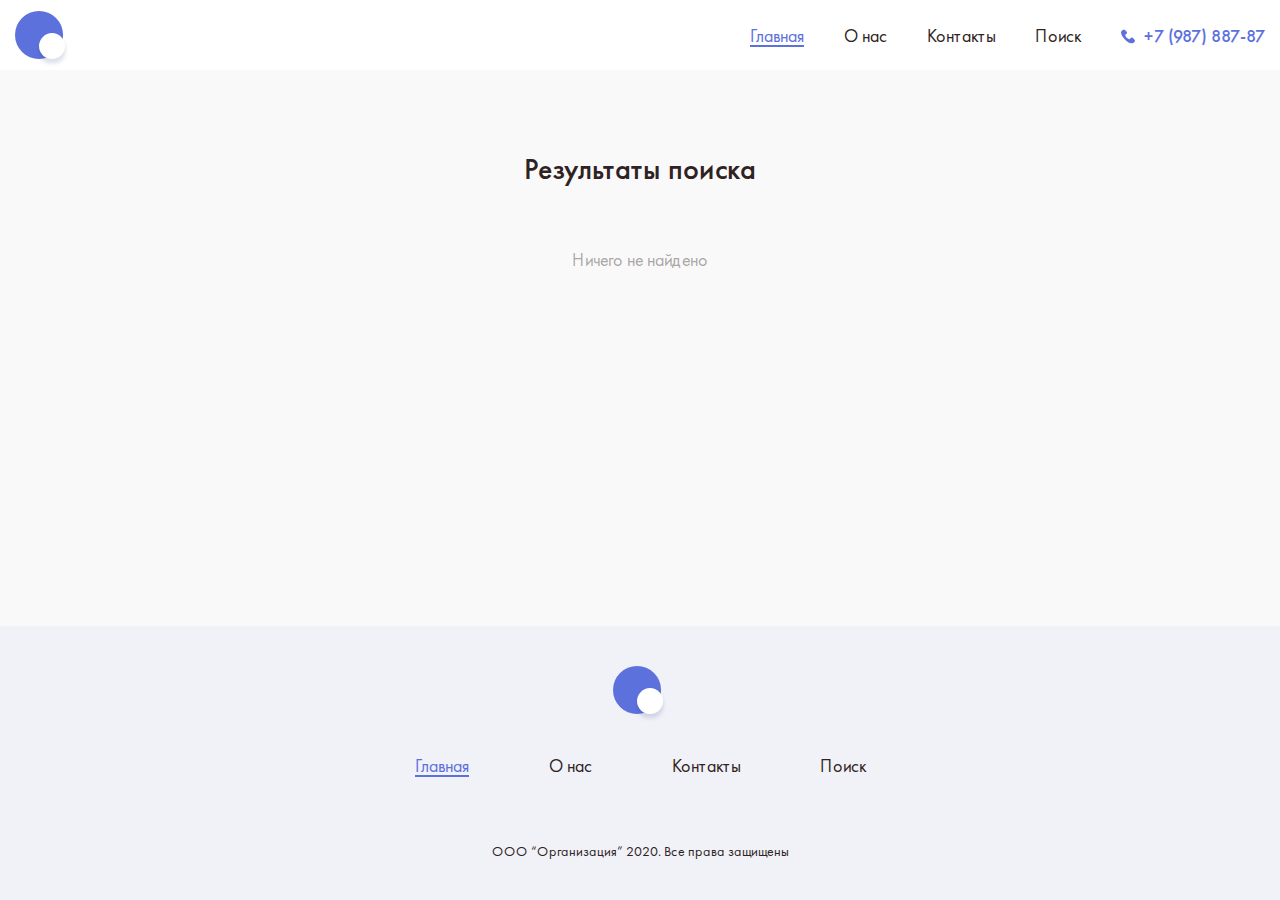
<file: search-not-found.html>
<!DOCTYPE html>
<html lang="ru">
  <head>
    <meta charset="UTF-8" />
    <meta http-equiv="X-UA-Compatible" content="IE=edge" />
    <meta name="viewport" content="width=device-width, initial-scale=1.0" />
    <title>Поиск | Блог</title>
    <link rel="stylesheet" href="css/normalize.css" />
    <link rel="stylesheet" href="css/style.css" />
    <link rel="stylesheet" href="css/search.css" />
  </head>
  <body>
    <div class="footer-bottom">
      <header class="header">
        <div class="container header__container">
          <a href="#" class="logo header__logo">
            <img src="img/logo.svg" alt="Логотип Блога" />
          </a>
          <div class="header__right">
            <nav class="nav header__nav">
              <ul class="nav__list list-reset">
                <li class="nav__item">
                  <a class="nav__link nav__link--current">Главная</a>
                </li>
                <li class="nav__item">
                  <a href="#" class="nav__link">О нас</a>
                </li>
                <li class="nav__item">
                  <a href="#" class="nav__link">Контакты</a>
                </li>
                <li class="nav__item">
                  <a href="#" class="nav__link">Поиск</a>
                </li>
              </ul>
            </nav>
            <a href="tel:+798788787" class="phone">+7 (987) 887-87</a>
          </div>
        </div>
      </header>
      <main class="main">
        <section class="search-blocks">
          <div class="container search-blocks__container">
            <h1 class="search-blocks__title blog-title">Результаты поиска</h1>
            <span class="not-found-text">Ничего не найдено</span>
          </div>
        </section>
      </main>
      <footer class="footer">
        <div class="container footer__container">
          <a href="#" class="logo footer__logo">
            <img src="img/logo.svg" alt="Логотип Блога" />
          </a>
          <nav class="nav footer__nav">
            <ul class="nav__list list-reset">
              <li class="nav__item">
                <a class="nav__link nav__link--current">Главная</a>
              </li>
              <li class="nav__item"><a href="№" class="nav__link">О нас</a></li>
              <li class="nav__item">
                <a href="№" class="nav__link">Контакты</a>
              </li>
              <li class="nav__item"><a href="№" class="nav__link">Поиск</a></li>
            </ul>
          </nav>
          <small class="footer__copy"
            >ООО “Организация” 2020. Все права защищены</small
          >
        </div>
      </footer>
    </div>
  </body>
</html>
</file>
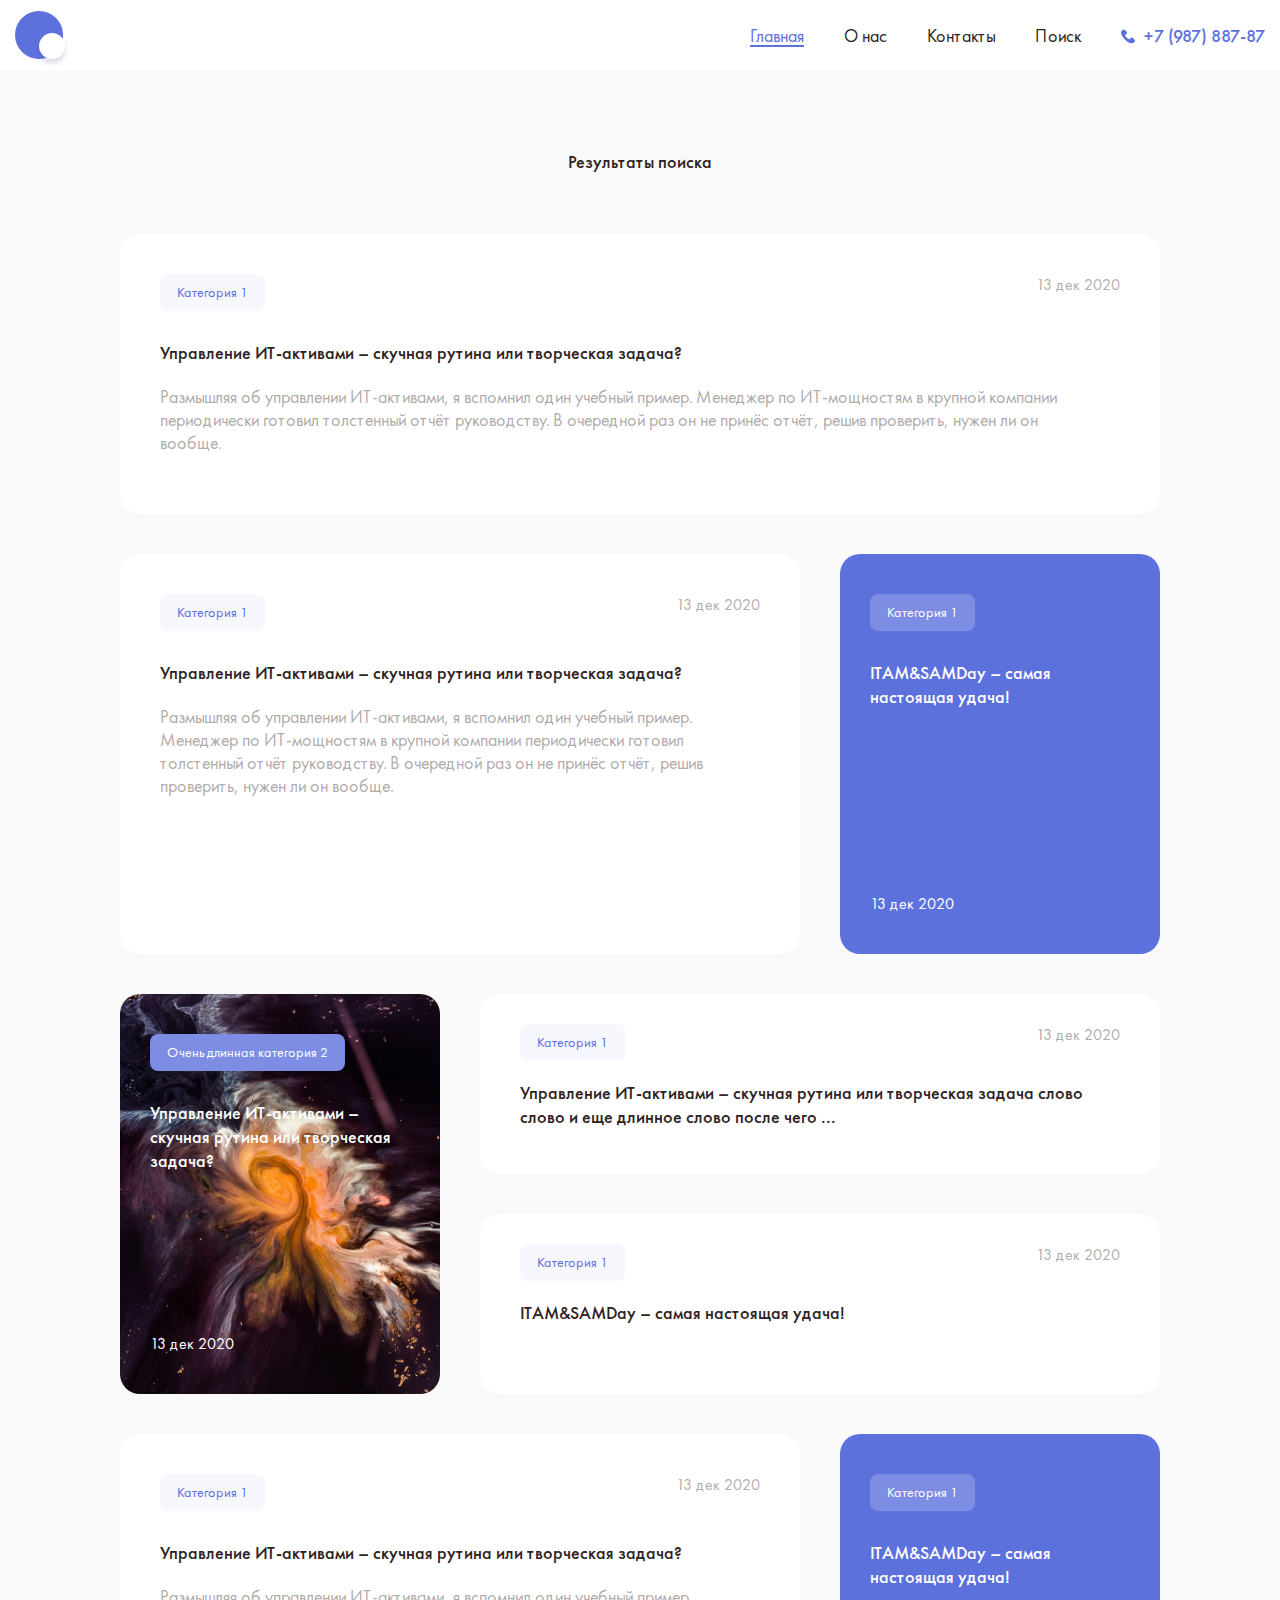
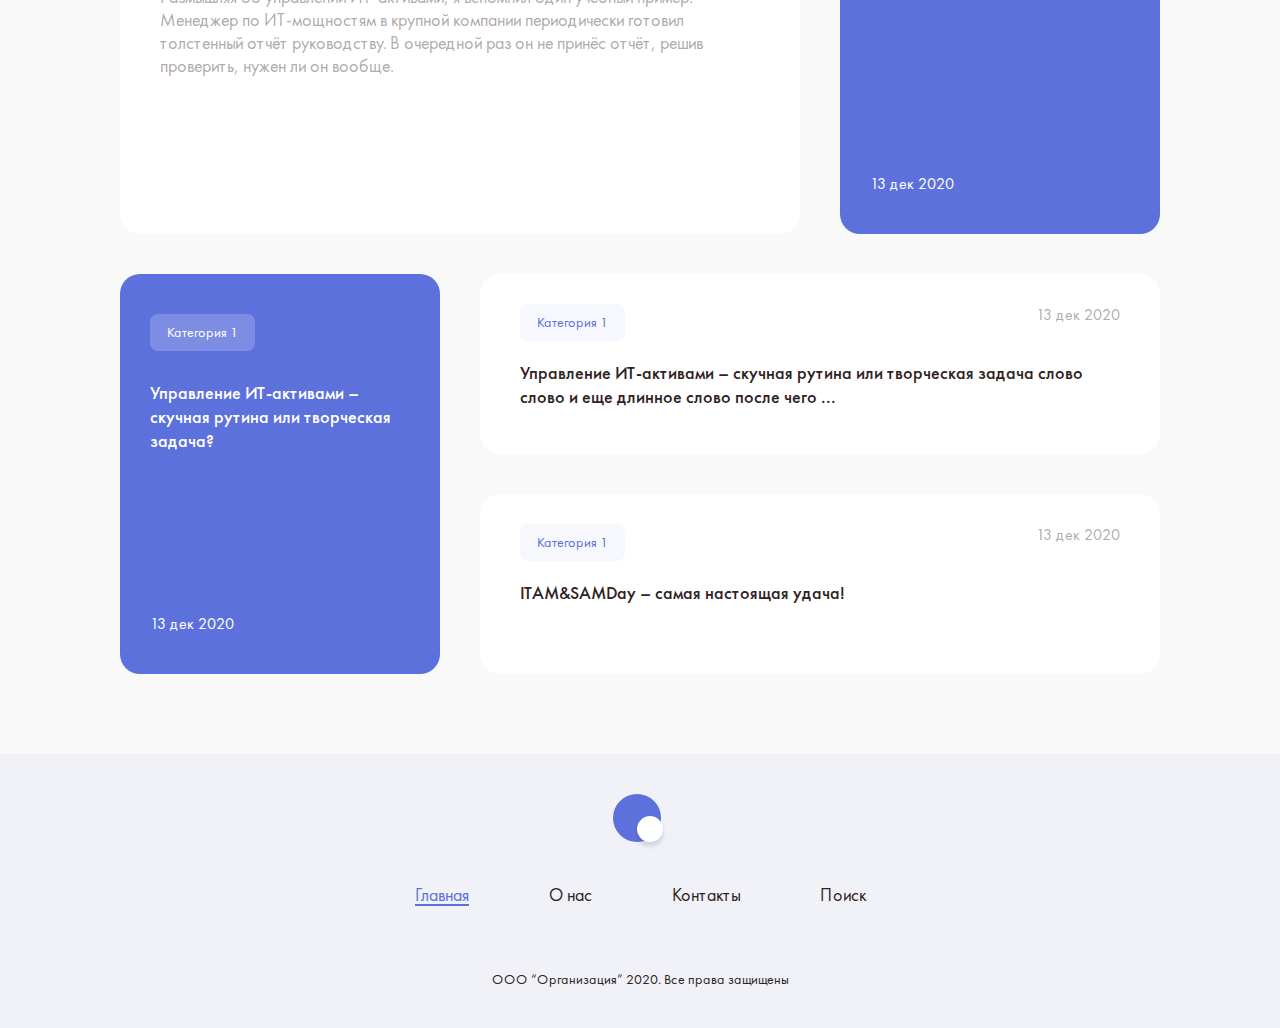
<file: search.html>
<!DOCTYPE html>
<html lang="ru">
  <head>
    <meta charset="UTF-8" />
    <meta http-equiv="X-UA-Compatible" content="IE=edge" />
    <meta name="viewport" content="width=device-width, initial-scale=1.0" />
    <title>Поиск | Блог</title>
    <link rel="stylesheet" href="css/normalize.css" />
    <link rel="stylesheet" href="css/style.css" />
    <link rel="stylesheet" href="css/search.css" />
    <link rel="stylesheet" href="css/media.css">
  </head>
  <body>
    <header class="header">
      <div class="container header__container">
        <a href="#" class="logo header__logo">
          <img src="img/logo.svg" alt="Логотип Блога" />
        </a>
        <div class="header__right">
          <nav class="nav header__nav">
            <ul class="nav__list list-reset">
              <li class="nav__item">
                <a class="nav__link nav__link--current">Главная</a>
              </li>
              <li class="nav__item">
                <a href="#" class="nav__link">О нас</a>
              </li>
              <li class="nav__item">
                <a href="#" class="nav__link">Контакты</a>
              </li>
              <li class="nav__item">
                <a href="#" class="nav__link">Поиск</a>
              </li>
            </ul>
          </nav>
          <a href="tel:+798788787" class="phone">+7 (987) 887-87</a>
        </div>
      </div>
    </header>
    <main class="main">
      <section class="search-blocks">
        <div class="container search-blocks__container">
          <h1 class="search-blocks__title blog-title">Результаты поиска</h1>
          <div class="posts">
            <article class="blog-post blog-post--main">
              <a href="#cat" class="blog-post__category">Категория 1</a>
              <h3 class="blog-post__title blog-title">
                <a href="#link" class="blog-post__link">
                  Управление ИТ-активами – скучная рутина или творческая задача?
                </a>
              </h3>
              <p class="blog-post__descr">
                Размышляя об управлении ИТ-активами, я вспомнил один учебный
                пример. Менеджер по ИТ-мощностям в крупной компании периодически
                готовил толстенный отчёт руководству. В очередной раз он не
                принёс отчёт, решив проверить, нужен ли он вообще.
              </p>
              <time class="blog-post__date">13 дек 2020</time>
            </article>
            <ul class="post-grid list-reset">
              <li class="post-grid__item">
                <article class="blog-post">
                  <a href="" class="blog-post__category">Категория 1</a>
                  <h3 class="blog-post__title blog-title">
                    <a href="#" class="blog-post__link">
                      Управление ИТ-активами – скучная рутина или творческая
                      задача?
                    </a>
                  </h3>
                  <p class="blog-post__descr">
                    Размышляя об управлении ИТ-активами, я вспомнил один учебный
                    пример. Менеджер по ИТ-мощностям в крупной компании
                    периодически готовил толстенный отчёт руководству. В
                    очередной раз он не принёс отчёт, решив проверить, нужен ли
                    он вообще.
                  </p>
                  <time class="blog-post__date">13 дек 2020</time>
                </article>
              </li>
              <li class="post-grid__item">
                <article class="blog-post">
                  <a href="" class="blog-post__category">Категория 1</a>
                  <h3 class="blog-post__title blog-title">
                    <a href="#" class="blog-post__link">
                      ITAM&SAMDay – самая настоящая удача!
                    </a>
                  </h3>
                  <time class="blog-post__date">13 дек 2020</time>
                </article>
              </li>
              <li class="post-grid__item">
                <article
                  class="blog-post"
                  style="background-image: url('img/post-bg.jpg')"
                >
                  <a href="" class="blog-post__category"
                    >Очень длинная категория 2</a
                  >
                  <h3 class="blog-post__title blog-title">
                    <a href="#" class="blog-post__link">
                      Управление ИТ-активами – скучная рутина или творческая
                      задача?
                    </a>
                  </h3>
                  <time class="blog-post__date">13 дек 2020</time>
                </article>
              </li>
              <li class="post-grid__item">
                <article class="blog-post">
                  <a href="" class="blog-post__category">Категория 1</a>
                  <h3 class="blog-post__title blog-title">
                    <a href="#" class="blog-post__link">
                      Управление ИТ-активами – скучная рутина или творческая
                      задача слово слово и еще длинное слово после чего ...
                    </a>
                  </h3>
                  <time class="blog-post__date">13 дек 2020</time>
                </article>
              </li>
              <li class="post-grid__item">
                <article class="blog-post">
                  <a href="" class="blog-post__category">Категория 1</a>
                  <h3 class="blog-post__title blog-title">
                    <a href="#" class="blog-post__link">
                      ITAM&SAMDay – самая настоящая удача!
                    </a>
                  </h3>
                  <time class="blog-post__date">13 дек 2020</time>
                </article>
              </li>
              <li class="post-grid__item">
                <article class="blog-post">
                  <a href="" class="blog-post__category">Категория 1</a>
                  <h3 class="blog-post__title blog-title">
                    <a href="#" class="blog-post__link">
                      Управление ИТ-активами – скучная рутина или творческая
                      задача?
                    </a>
                  </h3>
                  <p class="blog-post__descr">
                    Размышляя об управлении ИТ-активами, я вспомнил один учебный
                    пример. Менеджер по ИТ-мощностям в крупной компании
                    периодически готовил толстенный отчёт руководству. В
                    очередной раз он не принёс отчёт, решив проверить, нужен ли
                    он вообще.
                  </p>
                  <time class="blog-post__date">13 дек 2020</time>
                </article>
              </li>
              <li class="post-grid__item">
                <article class="blog-post">
                  <a href="" class="blog-post__category">Категория 1</a>
                  <h3 class="blog-post__title blog-title">
                    <a href="#" class="blog-post__link">
                      ITAM&SAMDay – самая настоящая удача!
                    </a>
                  </h3>
                  <time class="blog-post__date">13 дек 2020</time>
                </article>
              </li>
              <li class="post-grid__item">
                <article class="blog-post" style="background-image: url('')">
                  <a href="" class="blog-post__category">Категория 1</a>
                  <h3 class="blog-post__title blog-title">
                    <a href="#" class="blog-post__link">
                      Управление ИТ-активами – скучная рутина или творческая
                      задача?
                    </a>
                  </h3>
                  <time class="blog-post__date">13 дек 2020</time>
                </article>
              </li>
              <li class="post-grid__item">
                <article class="blog-post">
                  <a href="" class="blog-post__category">Категория 1</a>
                  <h3 class="blog-post__title blog-title">
                    <a href="#" class="blog-post__link">
                      Управление ИТ-активами – скучная рутина или творческая
                      задача слово слово и еще длинное слово после чего ...
                    </a>
                  </h3>
                  <time class="blog-post__date">13 дек 2020</time>
                </article>
              </li>
              <li class="post-grid__item">
                <article class="blog-post">
                  <a href="" class="blog-post__category">Категория 1</a>
                  <h3 class="blog-post__title blog-title">
                    <a href="#" class="blog-post__link">
                      ITAM&SAMDay – самая настоящая удача!
                    </a>
                  </h3>
                  <time class="blog-post__date">13 дек 2020</time>
                </article>
              </li>
            </ul>
          </div>
        </div>
      </section>
    </main>
    <footer class="footer">
      <div class="container footer__container">
        <a href="#" class="logo footer__logo">
          <img src="img/logo.svg" alt="Логотип Блога" />
        </a>
        <nav class="nav footer__nav">
          <ul class="nav__list list-reset">
            <li class="nav__item">
              <a class="nav__link nav__link--current">Главная</a>
            </li>
            <li class="nav__item"><a href="№" class="nav__link">О нас</a></li>
            <li class="nav__item">
              <a href="№" class="nav__link">Контакты</a>
            </li>
            <li class="nav__item"><a href="№" class="nav__link">Поиск</a></li>
          </ul>
        </nav>
        <small class="footer__copy"
          >ООО “Организация” 2020. Все права защищены</small
        >
      </div>
      </footer>
  </body>
</html>
</file>
<file: css/style.css>
@font-face {
  font-family: 'Futura PT';
  src: url('../fonts/FuturaPTBook.woff2') format('woff2'),
  url('../fonts/FuturaPTBook.woff') format('woff');
  font-display: swap;
  font-weight: 400;
  font-style: normal;
}

@font-face {
  font-family: 'Futura PT';
  src: url('../fonts/FuturaPTMedium.woff2') format('woff2'),
  url('../fonts/FuturaPTMedium.woff') format('woff');
  font-display: swap;
  font-weight: 500;
  font-style: normal;
}

* {
  box-sizing: border-box;
}

a {
  color: inherit;
  text-decoration: none;
}

img {
  max-width: 100%;
}

.list-reset {
  margin: 0;
  padding: 0;
  list-style-type: none;
}

.btn-reset {
  padding: 0;
  border: none;
  background-color: transparent;
  cursor: pointer;
}

.visually-hidden {
  position: absolute;
  width: 1px;
  height: 1px;
  margin: -1px;
  border: 0;
  padding: 0;
  white-space: nowrap;
  clip-path: inset(100%);
  clip: rect(0 0 0 0);
  overflow: hidden;
}

:root {
  --accent-color: #5D71DD;
  --dark-color: #2F2222;
  --grid-gap: 40px
}

body {
  overflow-anchor: none;
  margin: 0;
  font-family: "Futura PT", sans-serif;
  font-weight: 400;
  background-color: #F9F9F9;
}

.container {
  max-width: 1430px;
  padding: 0 15px;
  margin: 0 auto;
}

.blog-title {
  margin: 0;
  font-weight: 500;
  font-size: 24px;
  line-height: 31px;
  color: var(--dark-color)
}

.form-input {
  width: 100%;
  border-radius: 20px;
  background: #F5F5F5;
  padding-left: 30px;
  height: 50px;
  font-family: 'Futura PT', sans-serif;
  font-weight: 400;
  font-size: 18px;
  line-height: 23px;
  color: rgba(47, 34, 34, 0.4);
  border: none;
  display: block;
}

.form-btn {
  width: 100%;
  background-color: var(--accent-color);
  border-radius: 20px;
  height: 50px;
  font-family: 'Futura PT', sans-serif;
  font-weight: 400;
  font-size: 18px;
  line-height: 23px;
  color: #FFFFFF;
  display: flex;
  align-items: center;
  justify-content: center;  
}

.form-btn span {
  margin-right: 12px;
}

/* === header ==*/
.header {
  position: relative;
  padding-top: 6px;
  padding-bottom: 4px;
  background-color: #fff;
}

.header__container {
  display: flex;
  align-items: center;
  justify-content: space-between;
}

.header__logo {
  transform: translateY(5px);
}

.header__right {
  display: flex;
  align-items: center;
}

.header__nav {
  margin-right: var(--grid-gap);
}

.nav__list {
  display: flex;
  align-items: center;
}

.nav__item:not(:last-child) {
  margin-right: var(--grid-gap);
}

.nav__link {
  position: relative;
  font-size: 18px;
  color: var(--dark-color);
}

.nav__link--current {
  color: var(--accent-color);
}

.nav__link--current::after {
  content: "";
  position: absolute;
  left: 0;
  bottom: 0;
  width: 100%;
  height: 2px;
  background-color: currentColor;
}

.phone {
  font-size: 18px;
  font-weight: 500;
  color: var(--accent-color);
  background-image: url('../img/phone.svg');
  background-position: left center;
  background-repeat: no-repeat;
  padding-left: 23px;
}

.banner {
  height: 300px;
  background-image: url("../img/banner.jpg");
  background-position: center;
  background-repeat: no-repeat;
  background-size: cover;
}

.content {
  padding-top: var(--grid-gap);
  padding-bottom: 110px;
}

.content__container {
  display: grid;
  grid-template-columns: repeat(4, 1fr);
  gap: var(--grid-gap);
}

.posts {
  grid-column: 3 span;
}

.blog-post {
  position: relative;
  padding: var(--grid-gap);
  width: 100%;
  height: 100%;
  background: #FFFFFF;
  border-radius: 20px;
  background-size: cover;
  background-repeat: no-repeat;
  background-position: center;
  transition: background-color 0.3s ease-in-out, box-shadow 0.3s ease-in-out;
}

.blog-post__category {
  position: relative;
  z-index: 5;
  margin-bottom: 30px;
  display: inline-block;
  border-radius: 8px;
  padding: 8px 17px;
  font-size: 16px;
  line-height: 21px;
  color: var(--accent-color);
  background: #F7F8FD;
}

.blog-post__title {
  margin-bottom: 20px;
}

.blog-post__link::before {
  content: "";
  position: absolute;
  left: 0;
  right: 0;
  top: 0;
  bottom: 0;
}

.blog-post__descr {
  margin: 0;
  padding-right: var(--grid-gap);
  font-weight: 400;
  font-size: 18px;
  line-height: 23px;
  color: rgba(47, 34, 34, 0.4);
}

.blog-post__date {
  position: absolute;
  right: var(--grid-gap);
  top: var(--grid-gap);
  font-weight: 400;
  font-size: 16px;
  line-height: 21px;
  color: rgba(47, 34, 34, 0.4);
}

.blog-post--main{ 
  height: 280px;
  margin-bottom: var(--grid-gap);
}

.post-grid {
  margin-bottom: 90px;
  display: grid;
  grid-template-columns: repeat(3, 1fr);
  grid-template-rows: repeat(8, 180px);
  gap: var(--grid-gap)
}

.post-grid__item:nth-child(5n+1) {
  grid-column: 2 span;
  grid-row: 2 span;
}

.post-grid__item:nth-child(5n+2) {
  grid-row: 2 span;
}

.post-grid__item:nth-child(5n+3) {
  grid-row: 2 span;
}

.post-grid__item:nth-child(5n+4) {
  grid-column: 2 span;
}

.post-grid__item:nth-child(5n+5) {
  grid-column: 2 span;
}

.post-grid__item:nth-child(5n+2) .blog-post{
  background: var(--accent-color);
  padding-left: 30px;
  padding-right: 30px;
}

.post-grid__item:nth-child(5n+2) .blog-post__category {
  background-color: #7d8de4;
  color: #fff 
}

.post-grid__item:nth-child(5n+2) .blog-post__title {
  color: #fff 
}

.post-grid__item:nth-child(5n+2) .blog-post__date {
  top: auto;
  right: auto;
  bottom: var(--grid-gap);
  left: 30px;
  color: #fff;
}

.post-grid__item:nth-child(5n+2) .blog-post__descr {
  display: none;
}

.post-grid__item:nth-child(5n+3) .blog-post{
  background: var(--accent-color);
  padding-left: 30px;
  padding-right: 30px;
}

.post-grid__item:nth-child(5n+3) .blog-post__category {
  background-color: #7d8de4;
  color: #fff 
}

.post-grid__item:nth-child(5n+3) .blog-post__title {
  color: #fff 
}

.post-grid__item:nth-child(5n+3) .blog-post__date {
  top: auto;
  right: auto;
  bottom: var(--grid-gap);
  left: 30px;
  color: #fff;
}

.post-grid__item:nth-child(5n+3) .blog-post__descr {
  display: none;
}

.post-grid__item:nth-child(5n+4) .blog-post {
  padding-top: 30px;
  padding-bottom: 30px;
}

.post-grid__item:nth-child(5n+4) .blog-post__date {
  top: 30px;
}

.post-grid__item:nth-child(5n+4) .blog-post__category {
  margin-bottom: 20px;
}

.post-grid__item:nth-child(5n+4) .blog-post__descr {
  display: none;
}

.post-grid__item:nth-child(5n+5) .blog-post {
  padding-top: 30px;
  padding-bottom: 30px;
}

.post-grid__item:nth-child(5n+5) .blog-post__date {
  top: 30px;
}

.post-grid__item:nth-child(5n+5) .blog-post__category {
  margin-bottom: 20px;
}

.post-grid__item:nth-child(5n+5) .blog-post__descr {
  display: none;
}

.pagination {
  display: flex;
  align-items: center;
  justify-content: center;
}

.pagination__item:not(:last-child) {
  margin-right: 20px;
}

.pagination__link {
  position: relative;
  font-size: 18px;
  line-height: 23px;
  color: #000000;
}

.pagination__link--current {
  color: var(--accent-color);
}

.pagination__link--current::after {
  content: "";
  position: absolute;
  left: 0;
  bottom: 0;
  width: 100%;
  height: 2px;
  background-color: currentColor;
}

.popular-posts__title {
	margin-bottom: 21px;	
}

.popular-post__article {
	padding: 0;
	background: transparent;
	padding-top: 9px;
	padding-bottom: 9px;
	border-radius: 0;
	border-bottom: 1px solid #e5e4e4;
}

.popular-post__article .blog-post__title {
	font-weight: 400;
	font-size: 18px;
	line-height: 23px;
	margin-bottom: 10px;
}

.popular-post__article .blog-post__date {
	font-size: 18px;
	line-height: 23px;
	position: initial;
}

.popular-posts__item:last-child .popular-post__article {
	border-bottom: 1px solid transparent;
}

.popular-posts {
	margin-bottom: 32px;
}

.subscribe {
  padding: var(--grid-gap) 0;
  border-radius: 20px;
  background: #FFFFFF;
}

.subscribe__title {
  text-align: center;
  margin-bottom: 30px;
}

.sub-form {
  padding-left: 30px;
  padding-right: 30px;
}

.sub-form__input {
  margin-bottom: 20px;
}

.footer {
  padding-top: var(--grid-gap);
  padding-bottom: var(--grid-gap);
  background-color: #F1F2F8;
}

.footer__container {
  display: flex;
  flex-direction: column;
  align-items: center;
}

.footer__logo {
  display: inline-block;
  margin-bottom: 30px;
}

.footer__nav {
  margin-bottom: 65px;
}

.footer__nav .nav__item:not(:last-child){
  margin-right: 80px;
}

.footer__copy {
  font-size: 14px;
  line-height: 18px;
  color: var(--dark-color);
}

/* .blog-post:hover {
  background: #FFFFFF !important;
  box-shadow: 4px 8px 40px rgba(8, 24, 111, 0.2) !important;
} */

.header-search {
  display: none;
  position: absolute;
  top: calc(100% + 80px);
  left: 50%;
  transform: translate(-50%);
  background-color: #fff;
  border-radius: 20px;
  max-width: 1040px;
  width: 100%;
  padding: 25px 40px;
}

.header-search__close {
  position: absolute;
  width: 20px;
  height: 20px;
  top: -20px;
  right: -20px;
}

.header-search__close svg {
  width: 100%;
  height: 100%;
}

.header-search__form {
  display: flex;
  align-items: center;
}

.header-search__input {
  margin-right: 20px;
}

.header-search__btn {
  width: 196px;
}
</file>
<file: css/media.css>
@media (max-width: 1366px) {
  .blog-title {
    font-size: 18px;
    line-height: 24px;
  }

  .blog-post__category {
    font-size: 14px;
  }

  .sib-form {
    padding: 0 15px;
  }
}

@media (max-width: 1024px) {
  .content__container {
    display: block;
  }

  .posts {
    margin-bottom: 50px;
  }

  .popular-posts__list {
    display: flex;
    justify-content: space-between;
  }

  .popular-posts__item { 
    flex-grow: 1;
    max-width: 30%;

  }

  .popular-post__article { 
    border-bottom: 1px solid transparent;
  }

  .sub-form {
    padding: 0 20%;
    display: flex;
    align-items: center;
  }

  .sub-form__input {
    margin-bottom: 0;
    margin-right: 20px;
  }

  .contacts {
    padding: 70px 0;
  }

  .contacts__left {
    padding-left: 0;
  }

  .contacts__right {
    padding-right: 0;
  }

  .post-content__container {
    display: block;
  }

  .post-wrapper {
    margin-bottom: 50px;
  }
}

@media (max-width: 767px) {

  :root {
    --grid-gap: 30px
  }

  .blog-post--main {
    height: auto;
  }

  .post-grid {
    display: block;
  }

  .post-grid__item:not(:last-child) {
    margin-bottom: var(--grid-gap);
  }

  .popular-posts__list {
    display: block;
  }

  .popular-posts__item {
    max-width: none;
  }

  .nav {
    display: none;
  }

  .sub-form {
    padding: 0 5%;
  }

  .contacts__container {
    display: block;
  }

  .contacts__left {
    width: 100%;
    margin-bottom: 30px;
  }

  .contacts__right {
    width: 100%;
  }

  .post {
    max-width: none;
  }

  .post-links {
    max-width: none;
    flex-direction: column;
    align-items: center;
  }

  .post-links__link--prev {
    margin-bottom: 20px;
  }

  .post-banner__container {
    border-radius: 0;
  }
}

@media (max-width: 375px) {
  .sub-form {
    padding: 0;
    display: block;
  }

  .sub-form__input {
    margin-right: 0;
    margin-bottom: 20px;
  }

  .contact-form-wrapper {
    padding: 30px;
  }
}
</file>
<file: css/category.css>
.category-banner {
  height: 180px;
  background-color: #f1f2f8;
  display: flex;
  align-items: center;
  justify-content: center;
}

.category-banner__title {
  font-weight: 500;
  font-size: 30px;
  line-height: 38px;
  display: flex;
  color: var(--accent-color);
}
</file>
<file: css/contacts.css>
.contacts {
  padding-top: 140px;
  padding-bottom: 140px;
}

.contacts__container {
  display: flex;
  justify-content: space-between;
}

.contacts__left {
  width: calc(50% - 20px);
  padding-top: 40px;
  padding-left: 120px;
}

.contacts__right {
  width: calc(50% - 20px);
  padding-right: 120px;
}

.contacts__title {
  margin-bottom: 32px;
  font-size: 30px;
  line-height: 38px;
}

.contact-form-wrapper {
  padding: 40px 60px;
  border-radius: 20px;
  background-color: #fff;
  box-shadow: 4px 8px 40px rgba(8, 24, 111, 0.2);
}

.phone--contacts {
  display: inline-block;
  margin-bottom: 20px;
  font-weight: 400;
}

.address {
  margin-bottom: 40px;
  font-style: normal;
  font-weight: 400;
  font-size: 18px;
  line-height: 23px;
  padding-left: 25px;
  color: var(--accent-color);
  background-image: url("../img/pin.svg");
  background-position: left center;
  background-repeat: no-repeat;
}

.social {
  display: flex;
  align-items: center;
}

.social__item:not(:last-child) {
  margin-right: 20px;
}

.social__link {
  display: block;
  width: 40px;
  height: 40px;
  background-position: center;
  background-repeat: no-repeat;
  background-size: cover;
}

.social__link--fb {
  background-image: url('../img/fb.svg');
}

.social__link--vk {
  background-image: url('../img/vk.svg');
}

.social__link--insta {
  background-image: url('../img/insta.svg');
}

.social__link--tw {
  background-image: url('../img/tw.svg');
}

.callback-form__input {
  margin-bottom: 20px;
}

.callback-form__textarea{
  resize: none;
  margin-bottom: 20px;
  padding-top: 10px;
  height: 81px;
}
</file>
<file: css/post.css>
.post-banner {
  padding: var(--grid-gap);
}

.post-banner__container {
  height: 300px;
  border-radius: 20px;
  overflow: hidden;
  padding: 0;
  max-width: 1400px;
  background-size: cover;
  background-repeat: no-repeat;
  background-position: center;
} 

.post-content {
  padding-bottom: 100px;
}

.post-content__container {
  display: grid;
  grid-template-columns: repeat(4, 1fr);
  gap: var(--grid-gap);
}

.post-wrapper {
  grid-column: 3 span;
}

.post {
  max-width: 800px;
}

.post-meta {
  display: flex;
  align-items: center;
  margin-bottom: 30px;
}

.post-category {
  margin-right: 20px;
  display: inline-block;
  border-radius: 8px;
  padding: 8px 17px;
  font-size: 16px;
  line-height: 21px;
  color: var(--accent-color);
  background: #F7F8FD;
}

.post-date {
  font-size: 16px;
  line-height: 21px;
  color: rgba(47, 34, 34, 0.4);
}

.post-title {
  margin-bottom: 30px;
  font-size: 30px;
  line-height: 38px;
  color: #000
}

.post p {
  margin: 0;
  margin-bottom: 20px;
  font-size: 18px;
  line-height: 23px;
  color: #000000;
}

.post img {
  display: inline-block;
  object-fit: cover;
  border-radius: 20px;
  margin-bottom: 20px;
}

.post-links {
  padding-top: 35px;
  display: flex;
  align-items: center;
  justify-content: space-between;
  max-width: 800px;
}

.post-links__link {
  display: inline-flex;
  align-items: center;
  padding: 0 17px;
  height: 43px;
  background: rgba(93, 113, 221, 0.05);
  border-radius: 8px;
  font-size: 18px;
  color: var(--accent-color);
}

.post-links__link--prev svg {
  margin-right: 7px;
}

.post-links__link--next span {
  margin-right: 7px;
}
</file>
<file: css/search.css>
.search-blocks {
  padding: 80px 0;
}

.search-blocks__title {
  font-size: 30px;
  line-height: 38px;
  text-align: center;
  margin-bottom: 60px;
}

.search-blocks__container {
  max-width: 1070px;
}

.search-blocks .post-grid {
  margin-bottom: 0;
}

.not-found-text {
  display: block;
  font-size: 18px;
  line-height: 23px;
  text-align: center;
  color: rgba(47, 34, 34, 0.4);
}

.footer-bottom {
  min-height: 100vh;
  display: grid;
  grid-template-rows: auto 1fr auto;
  grid-template-columns: 100%;
}
</file>
